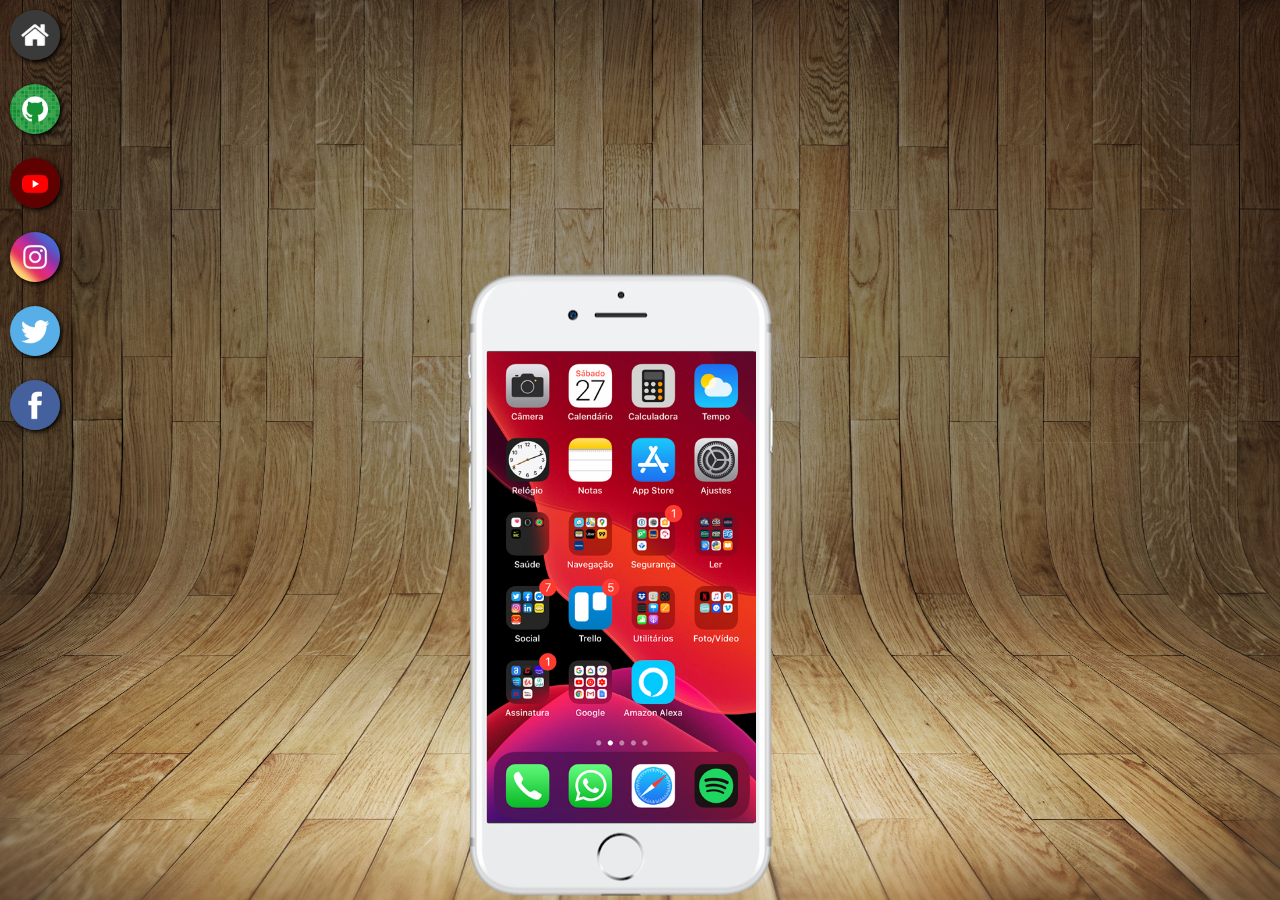
<file: index.html>
<!DOCTYPE html>
<html lang="pt-br">
<head>
    <meta charset="UTF-8">
    <meta name="viewport" content="width=device-width, initial-scale=1.0">
    <link rel="stylesheet" href="favicon.ico" type="image/x-icon">
    <link rel="stylesheet" href="estilos/style.css">
    <title>projetos redes sociais</title>
</head>
<body>
    
    <main>
        <section id="telefone">
            <iframe src="home.html" name= "tela" id="tela" frameborder="0">Seu navegador não é compativel com o conteúdo</iframe>
        </section>
        <section id="redes-sociais">
            <a href="home.html" target="tela" ><img src="imagens/logo-home.jpg" alt="home"></a> <br>
            <a href="github.html" target="tela"><img src="imagens/logo-github.jpg" alt="github"></a> <br>
            <a href="youtube.html" target="tela"><img src="imagens/logo-youtube.jpg" alt="youtube"></a> <br>
            <a href="instagram.html" target="tela"><img src="imagens/logo-instagram.jpg" alt="instagram"></a> <br>
            <a href="x.html" target="tela"><img src="imagens/logo-twitter.jpg" alt="twitter"></a> <br>
            <a href="facebook.html" target="tela"><img src="imagens/logo-facebook.jpg" alt="facebook"></a> <br>

        </section>
    </main>
    
</body>
</html>
</file>
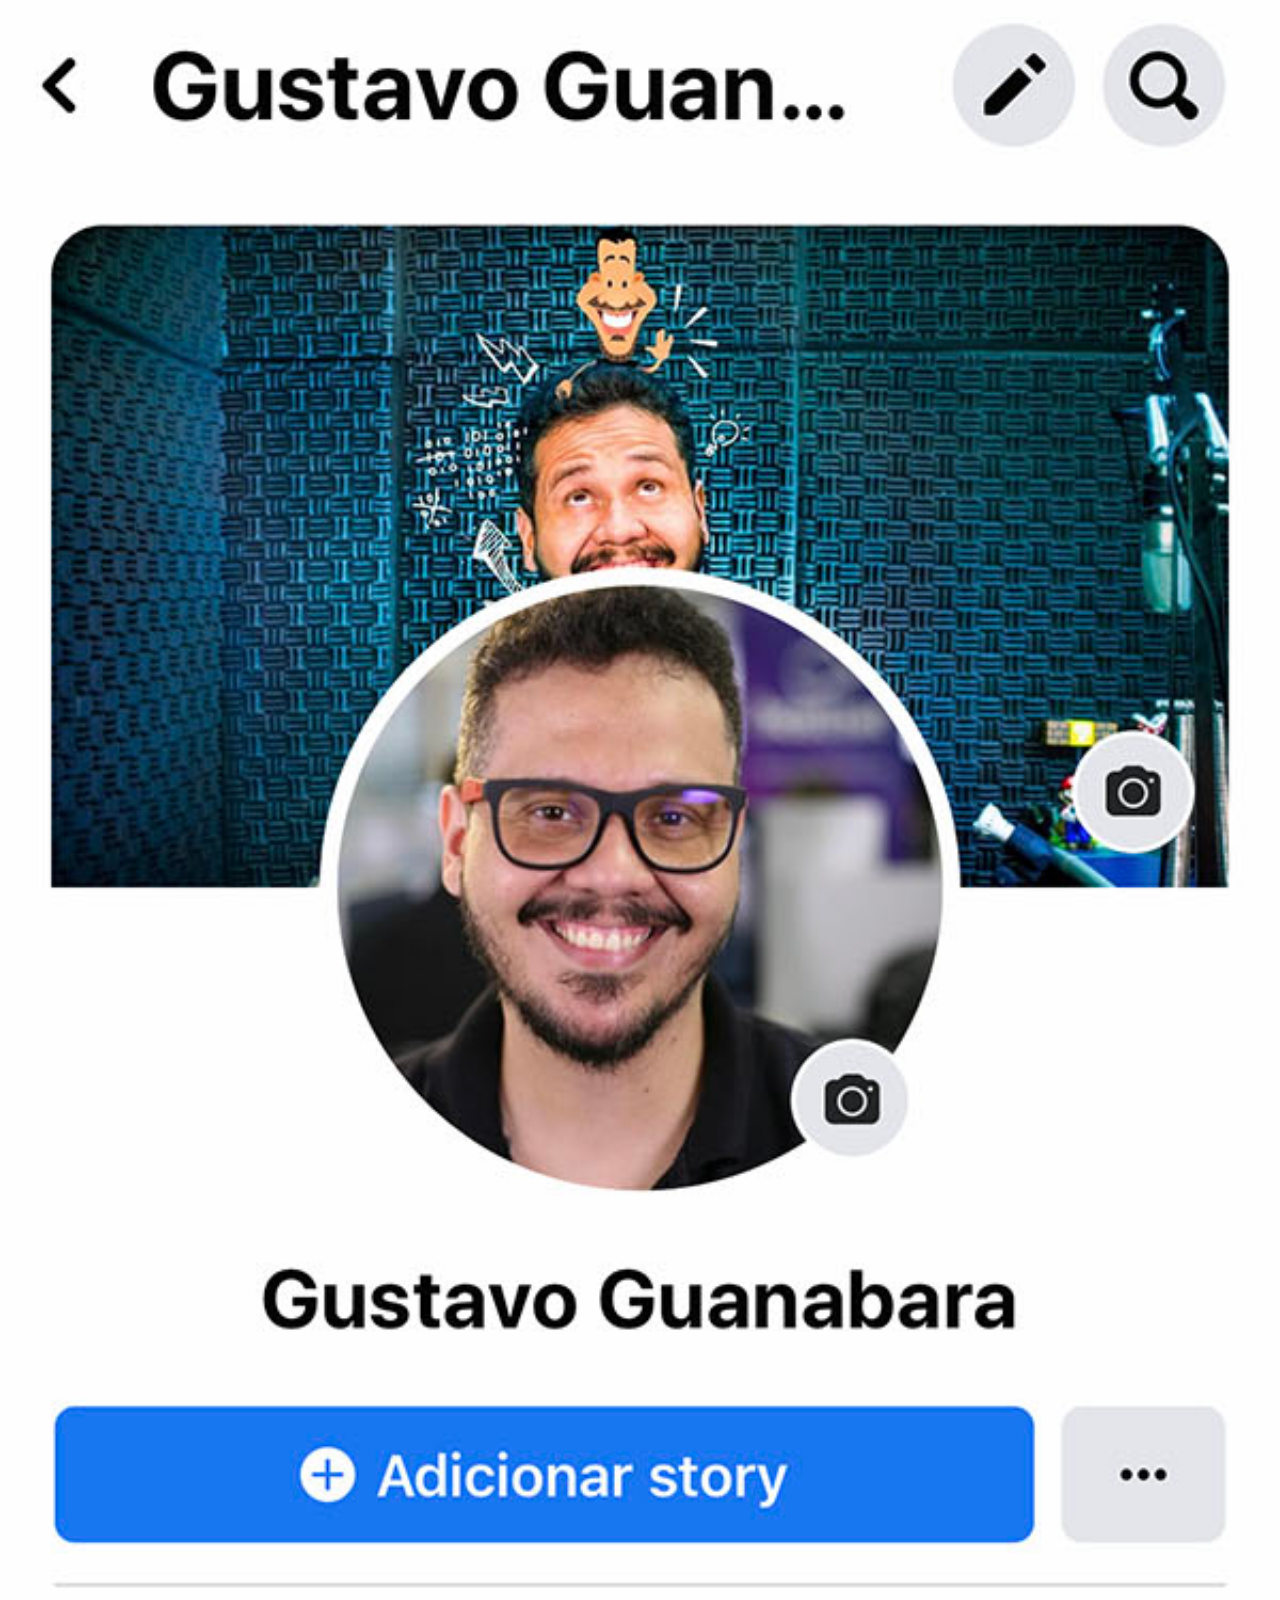
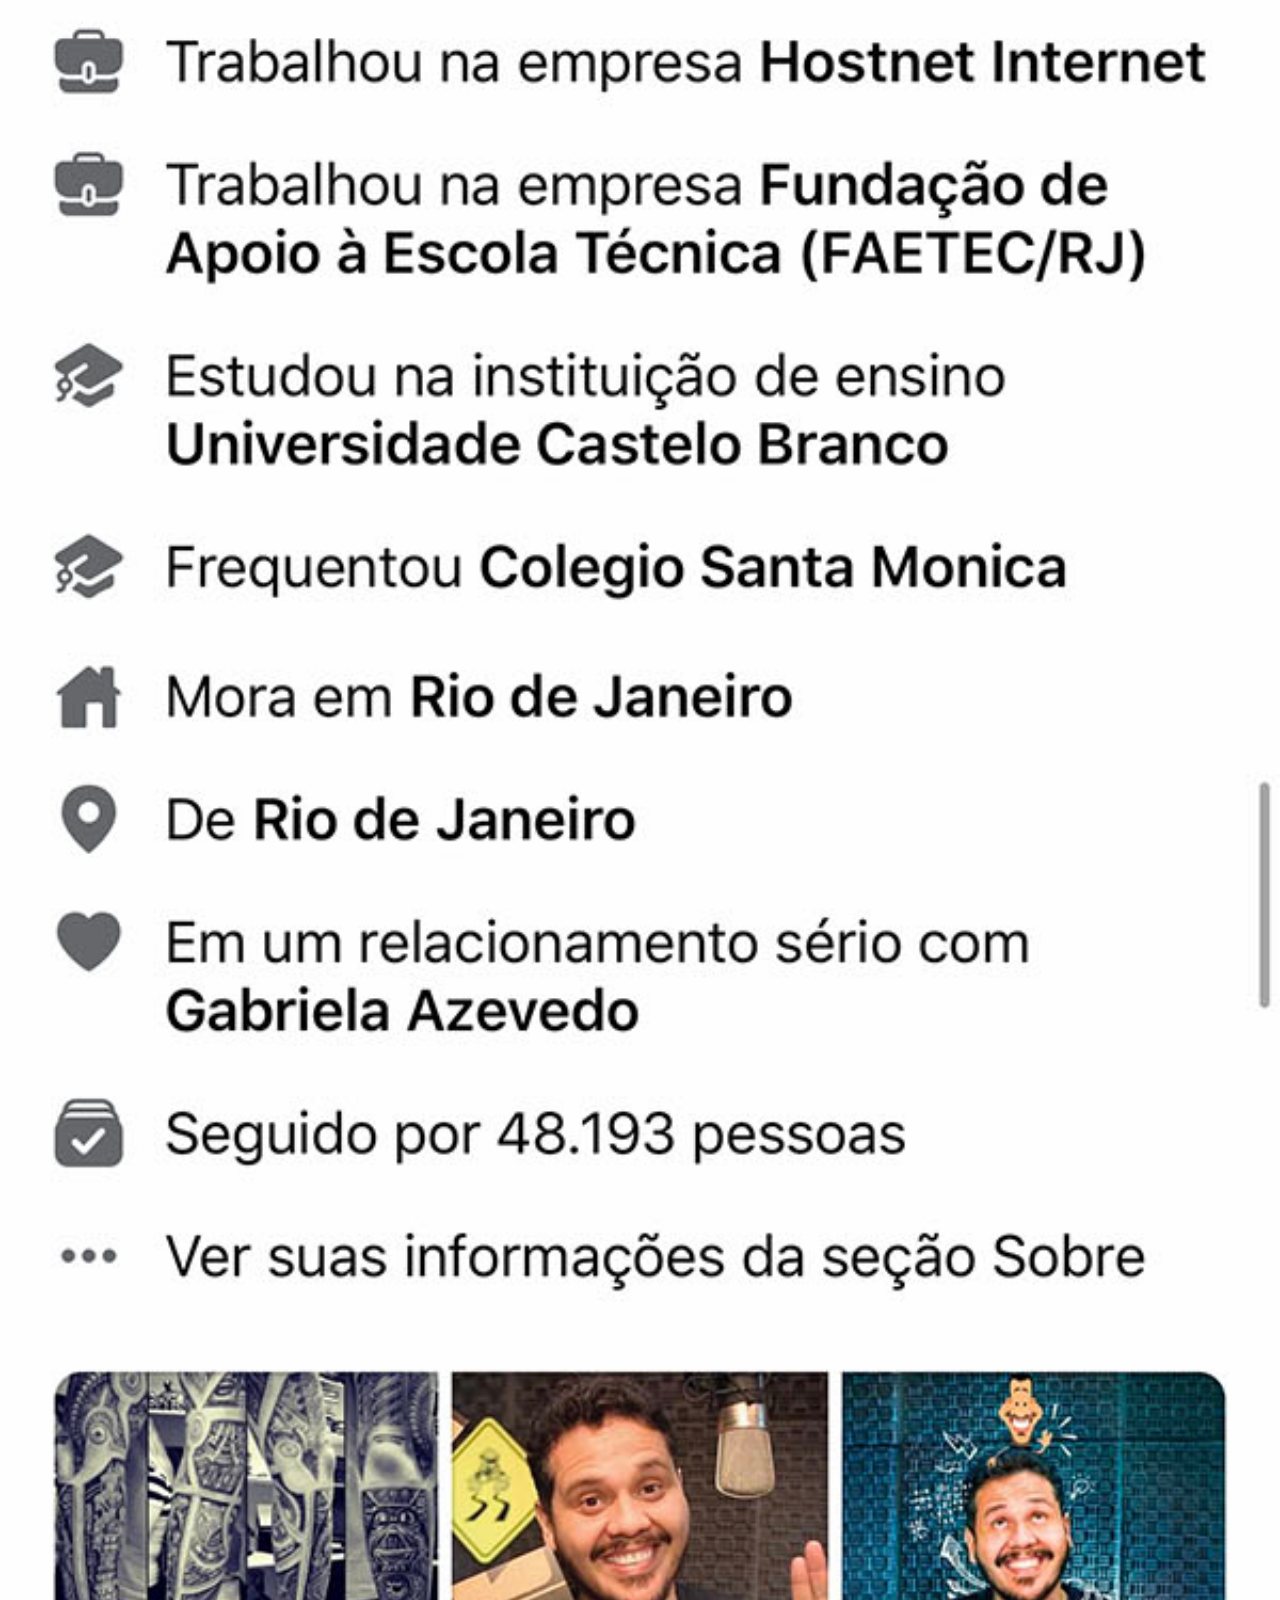
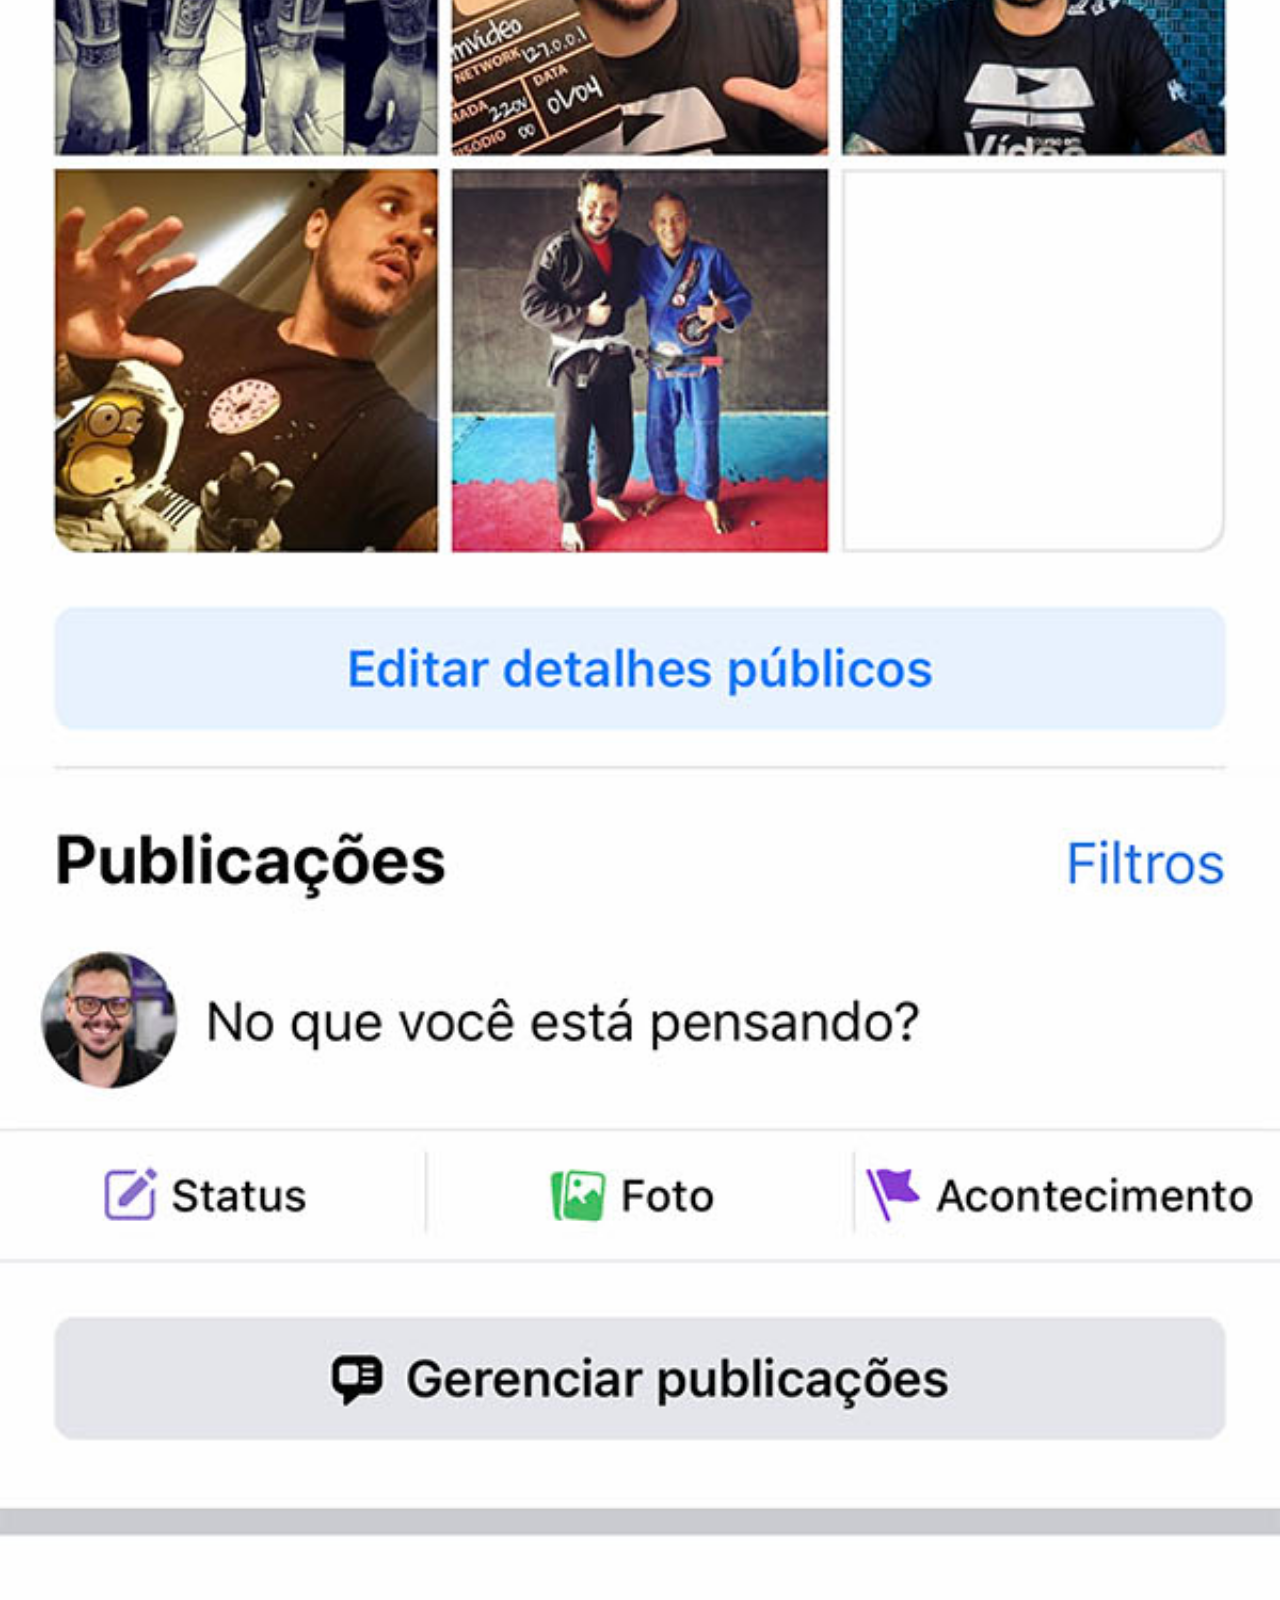
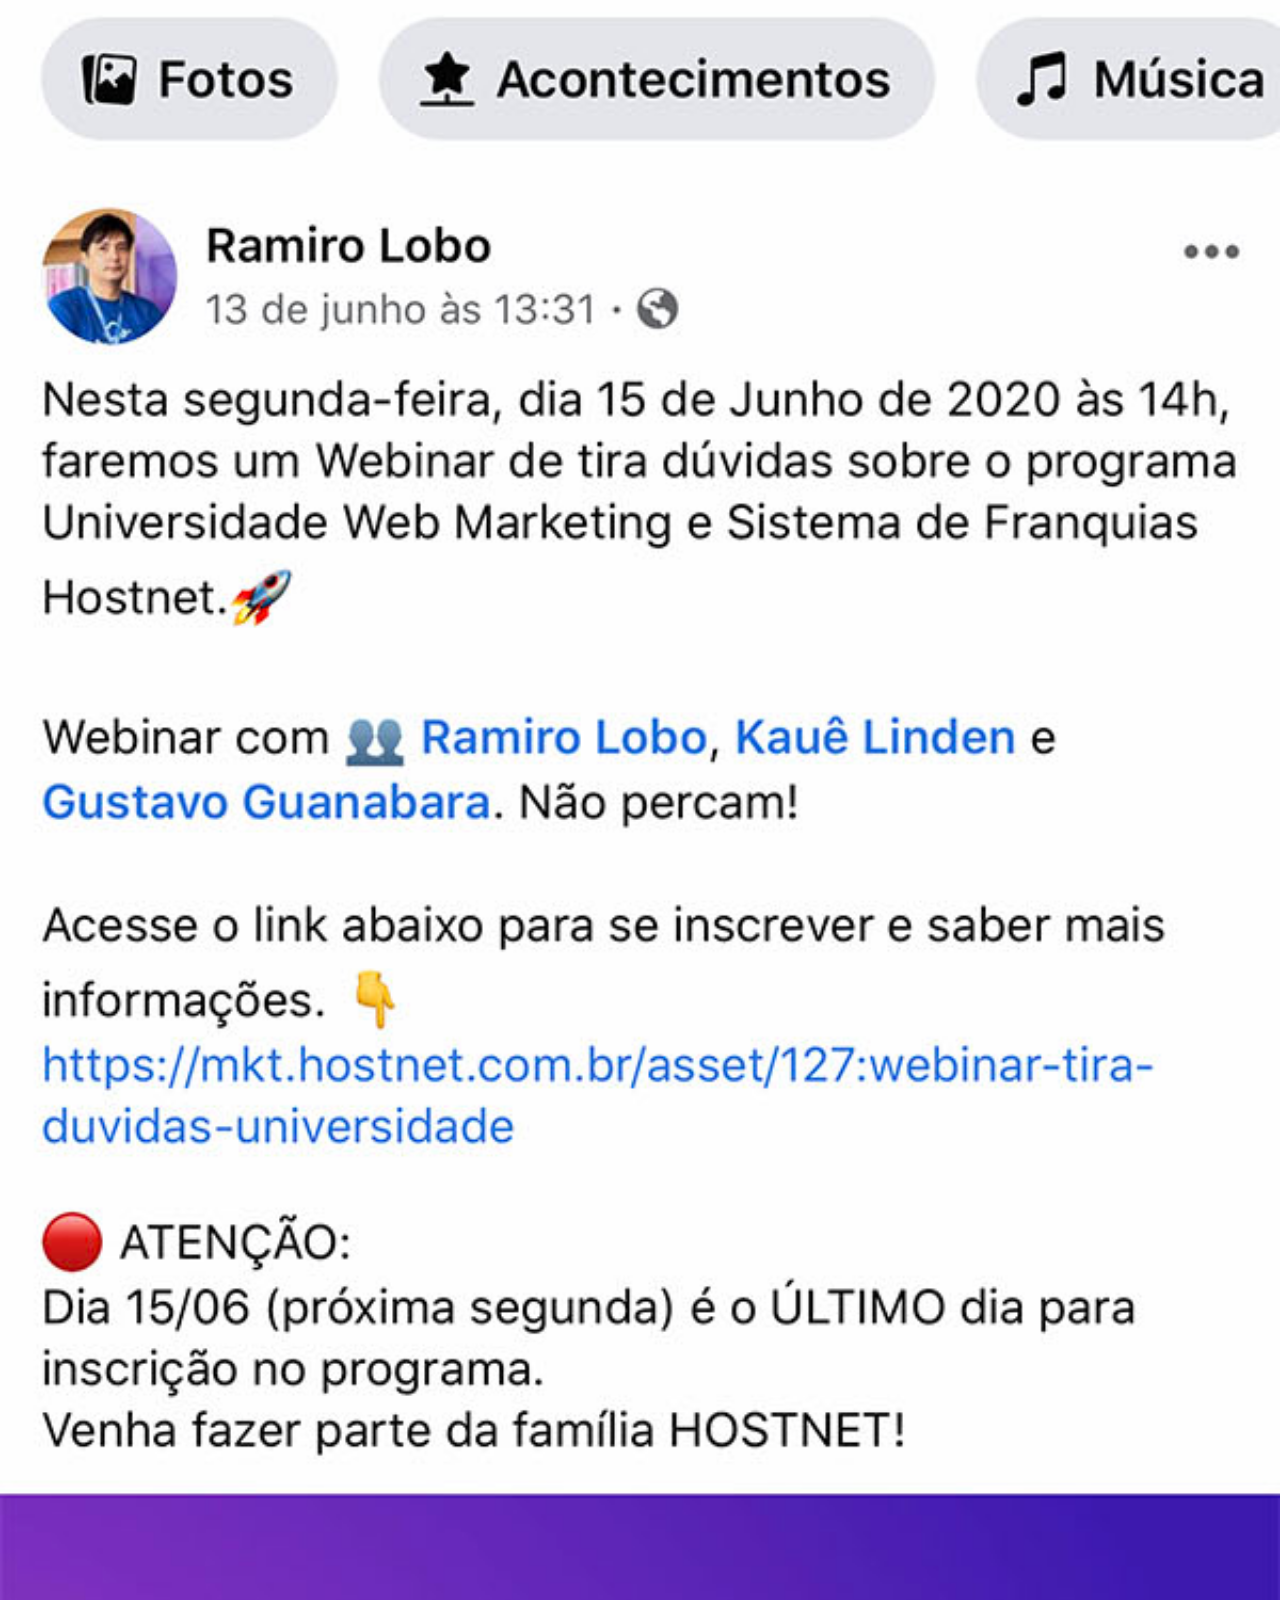
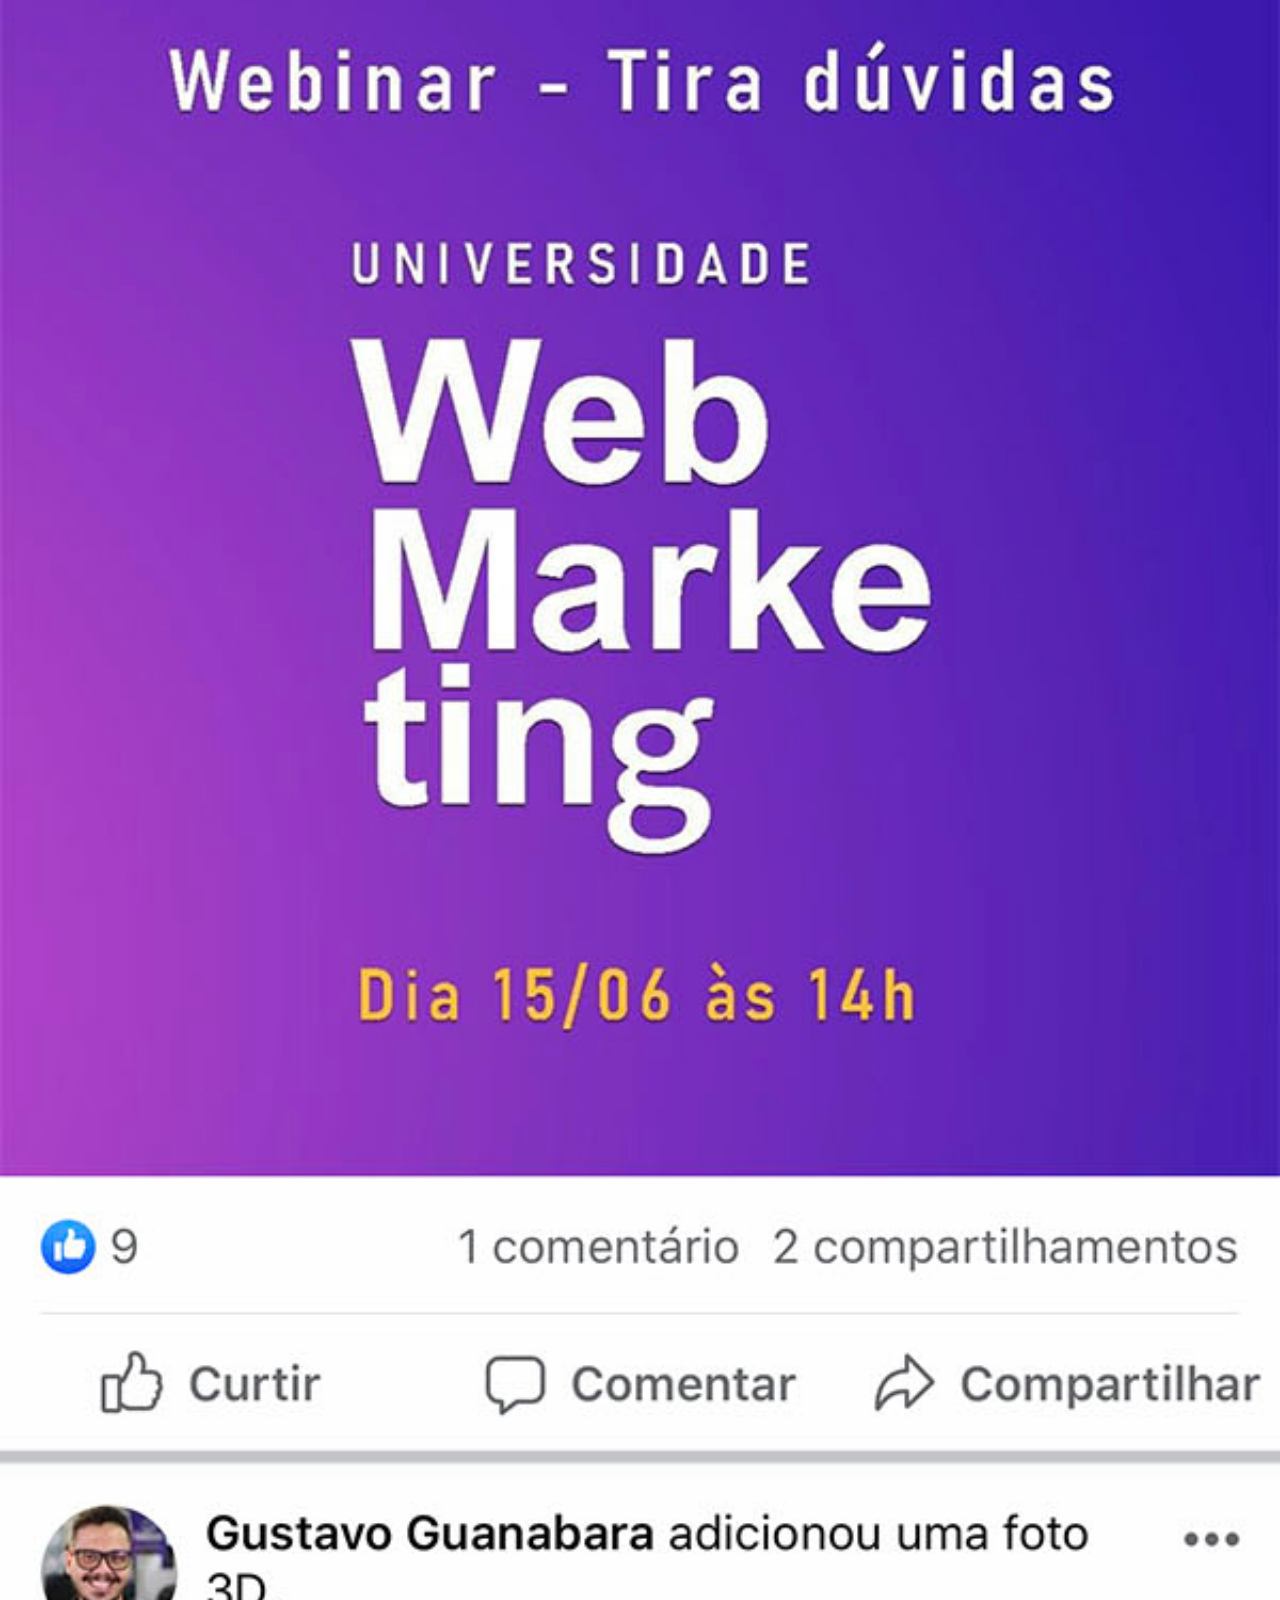
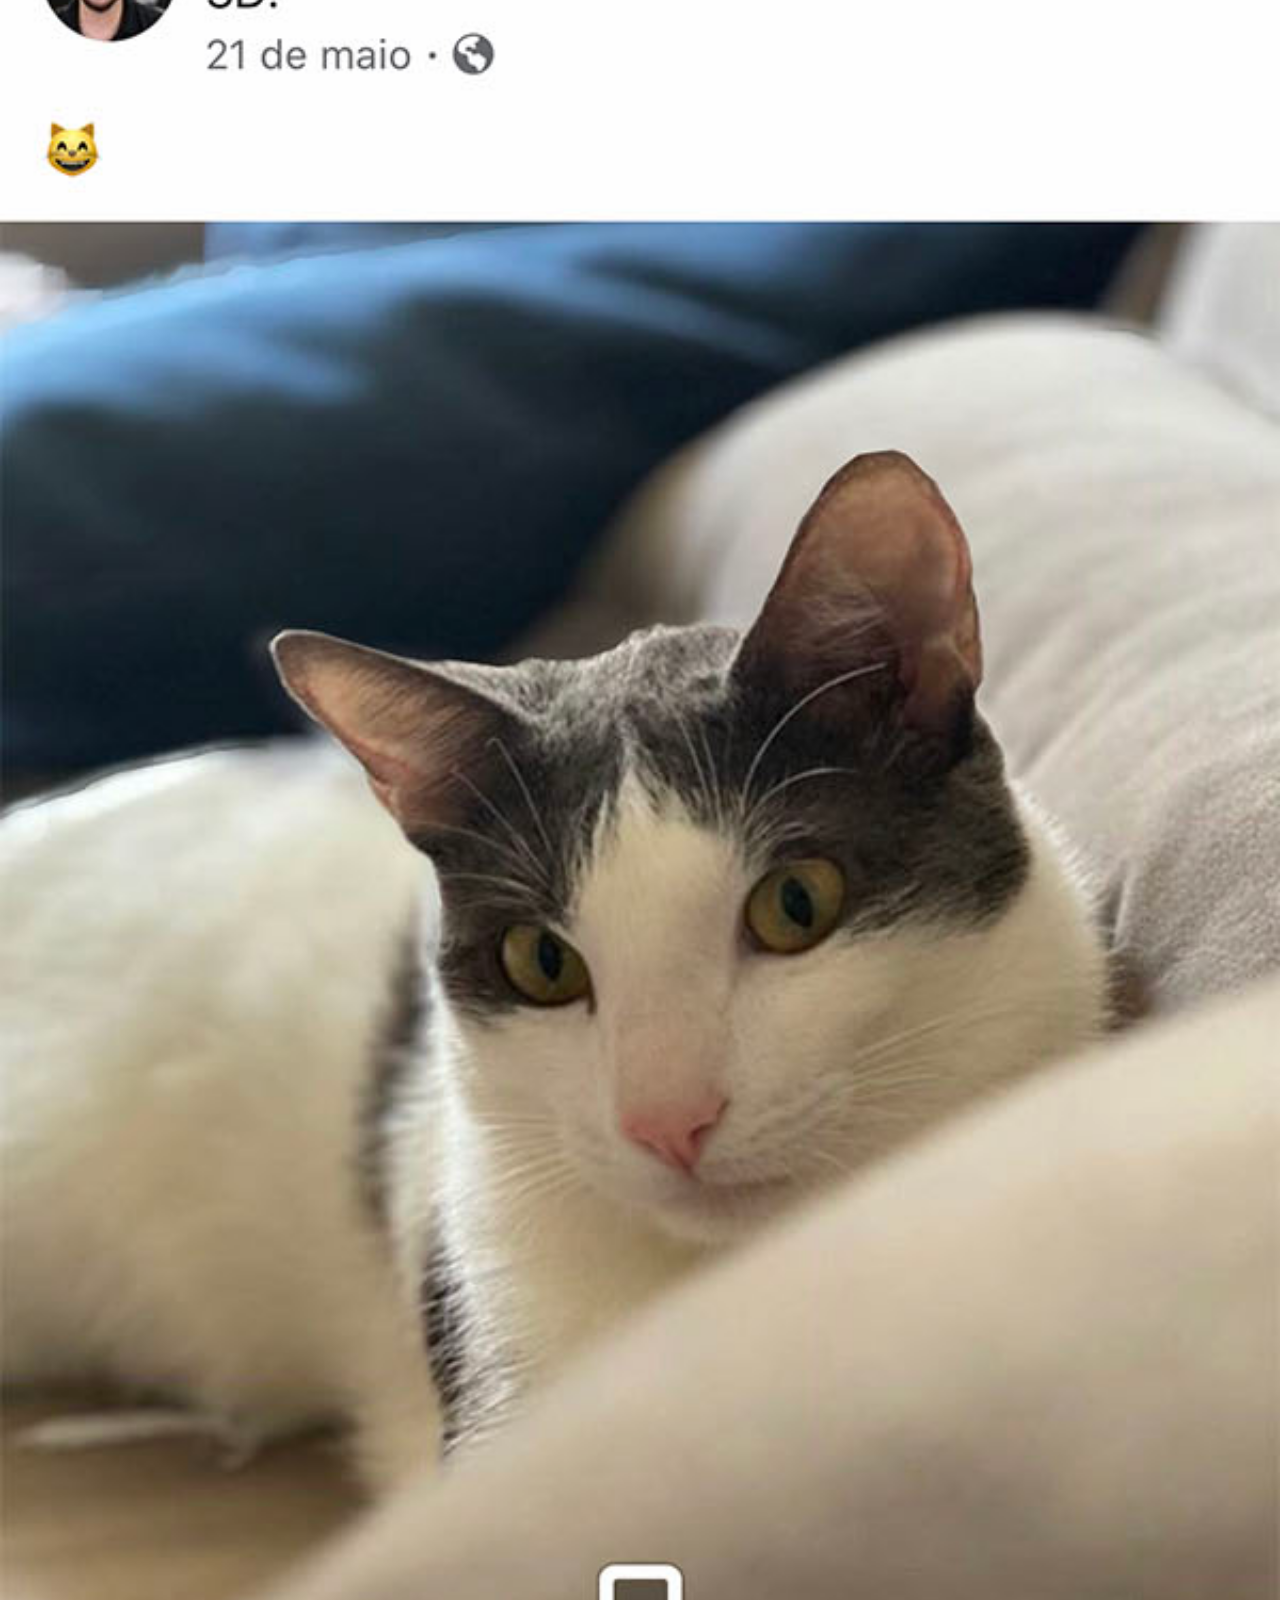
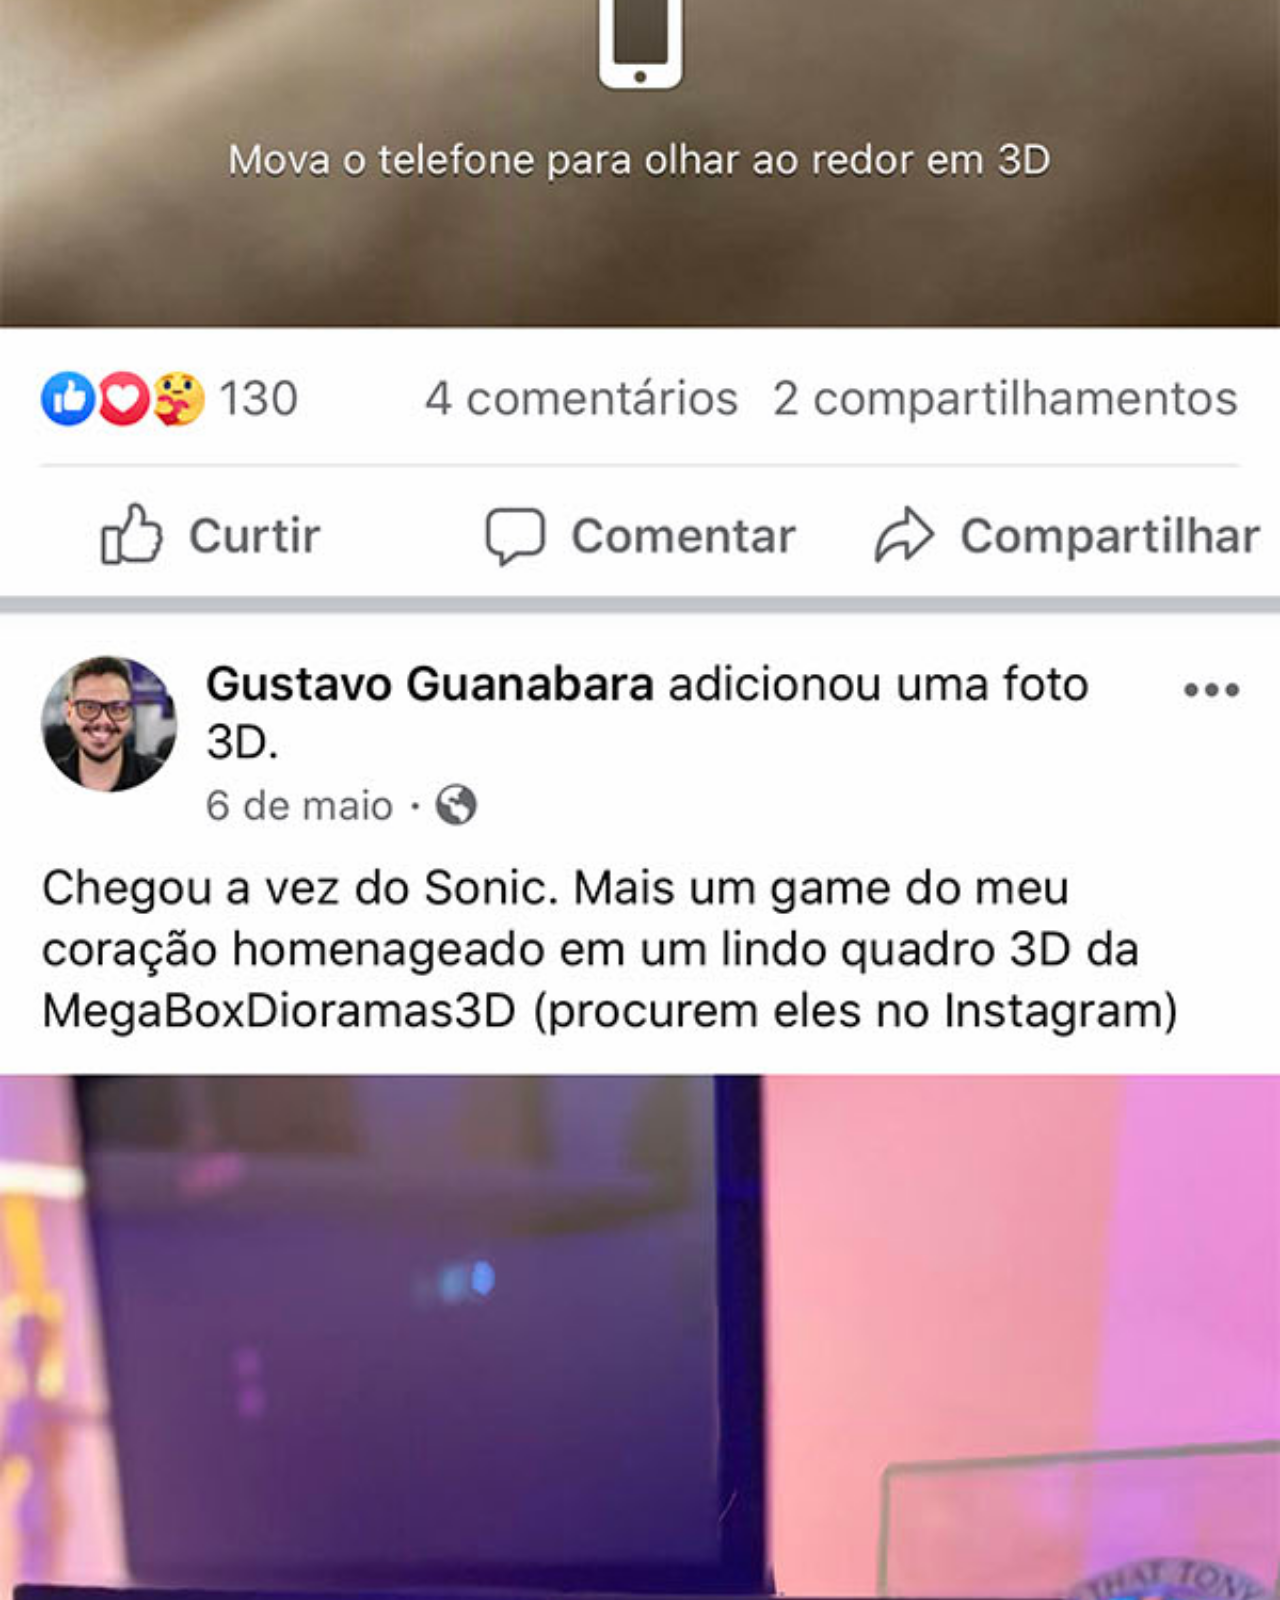
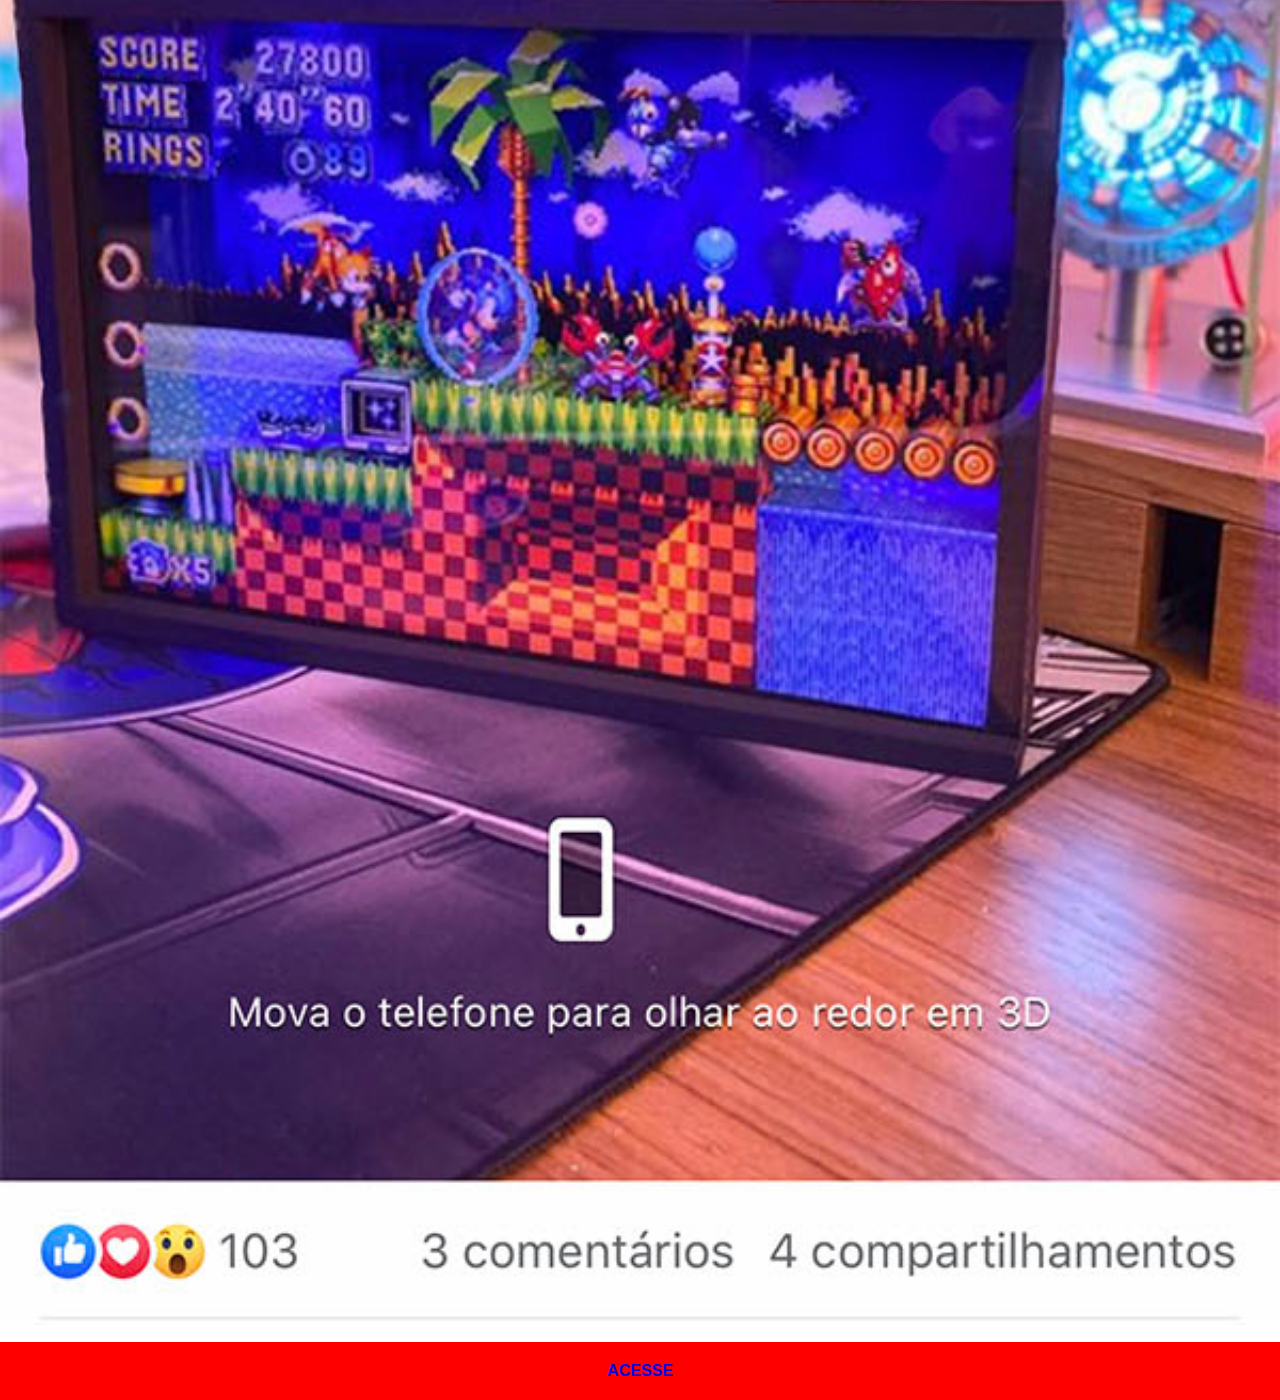
<file: facebook.html>
<!DOCTYPE html>
<html lang="pt-br">
<head>
    <meta charset="UTF-8">
    <meta name="viewport" content="width=device-width, initial-scale=1.0">
    <title>facebook</title>
    <link rel="stylesheet" href="estilos/social.css">
</head>
<body>
    <img src="imagens/tela-facebook.jpg" alt="facebook">
    <a href="https://www.facebook.com/gustavoguanabara/?locale=pt_BR" target="_blank"> ACESSE </a>
    
</body>
</html>
</file>
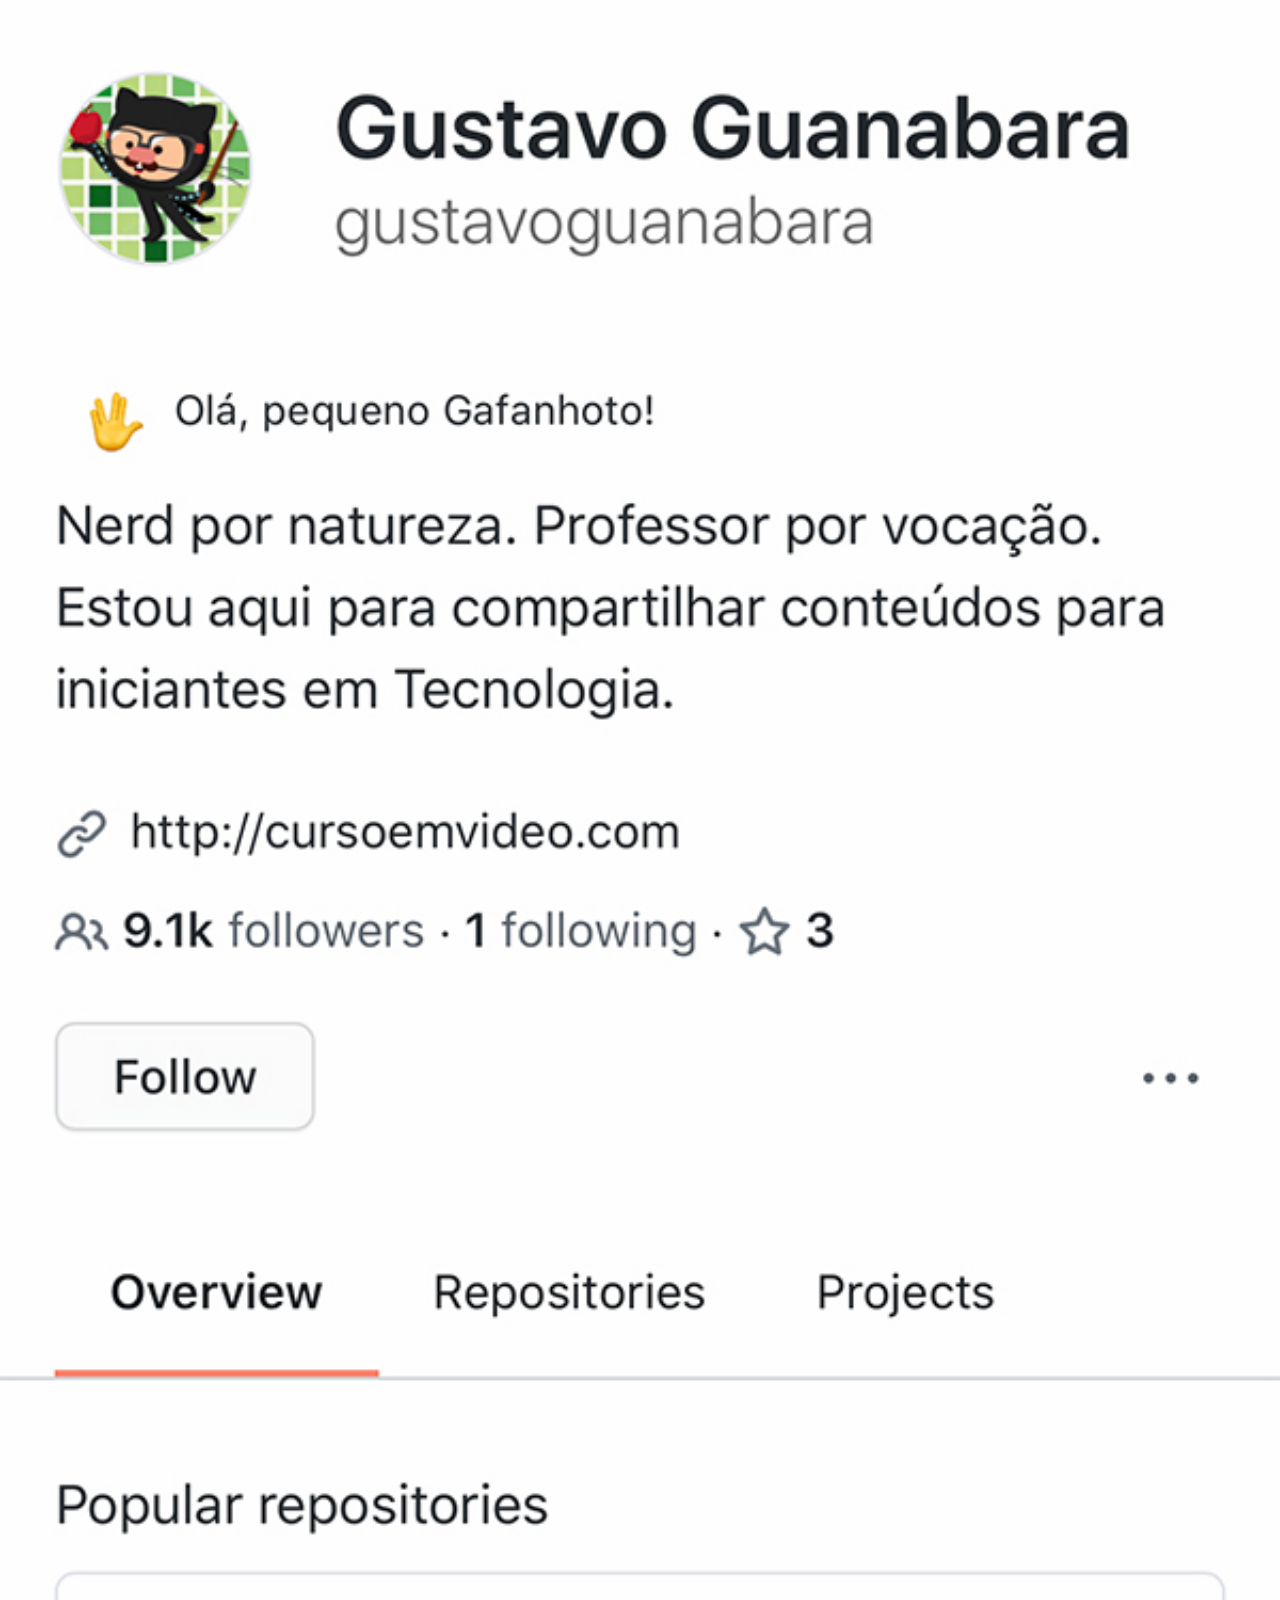
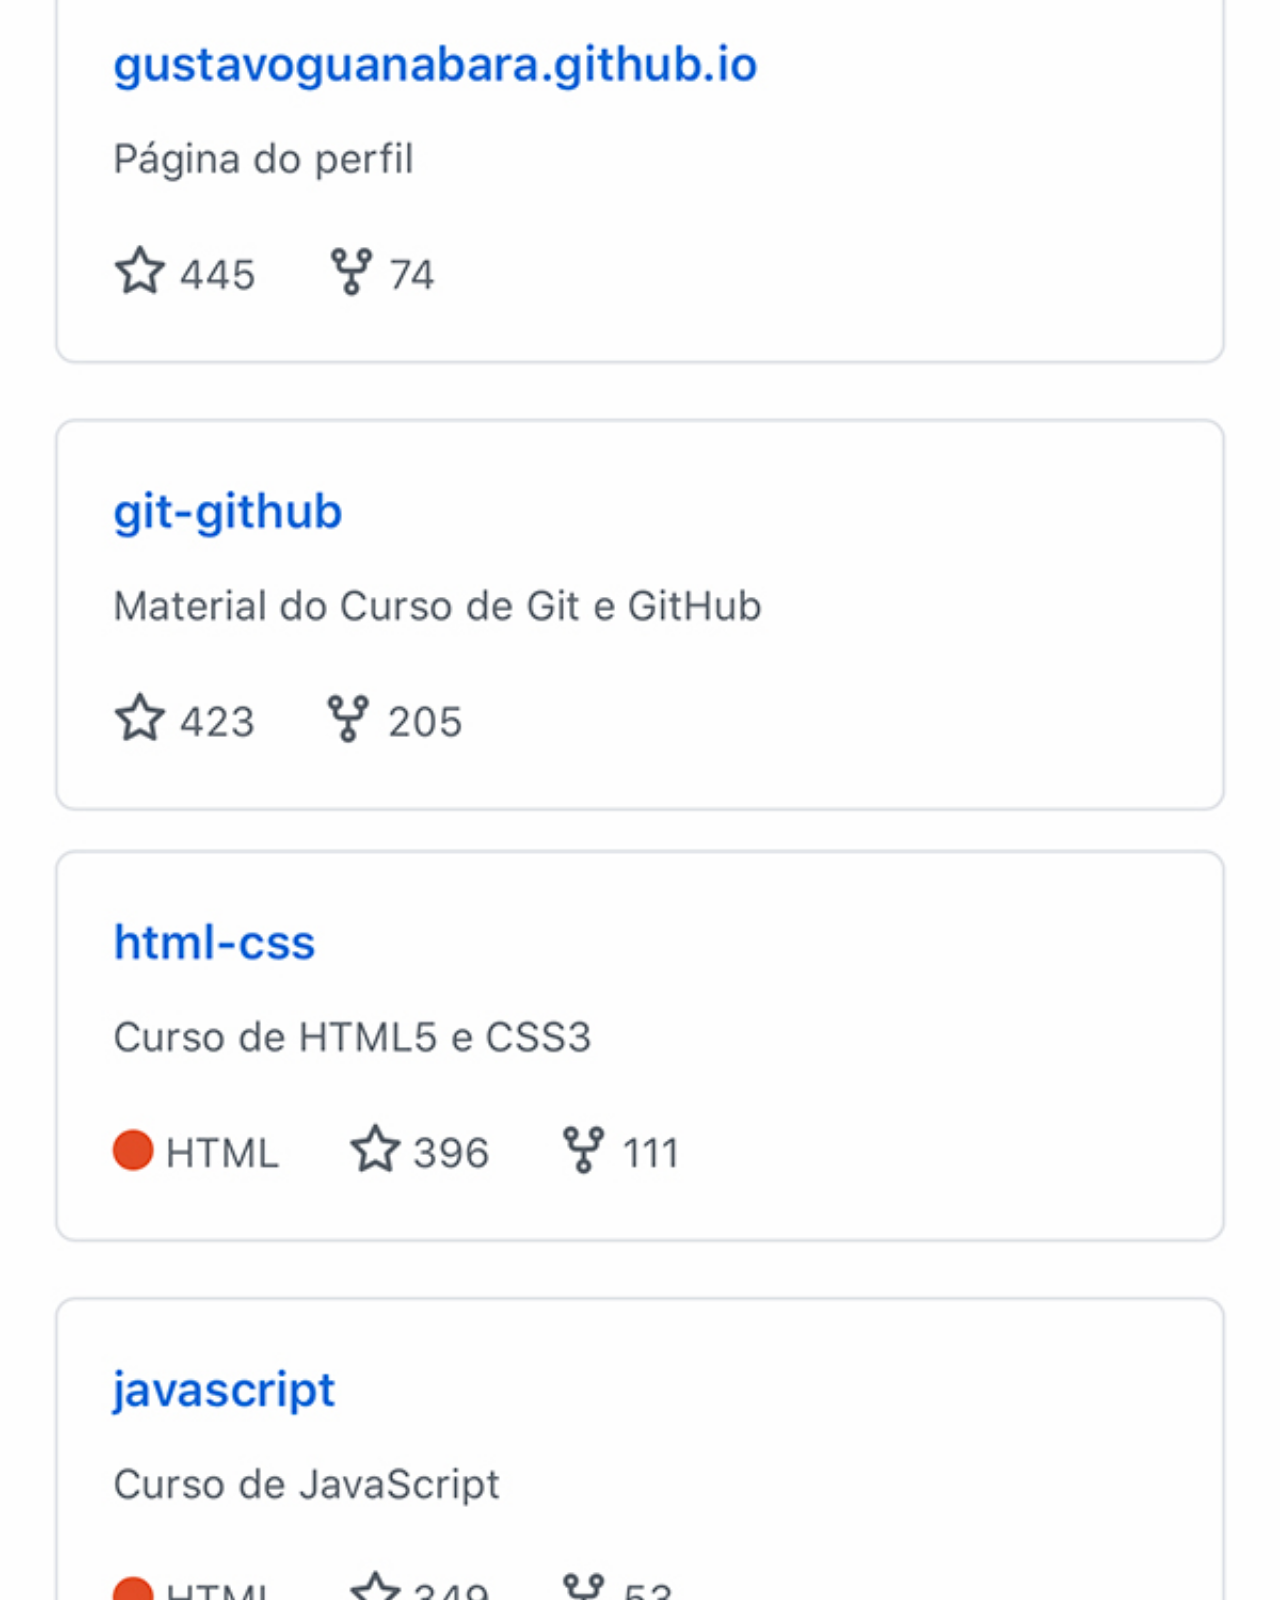
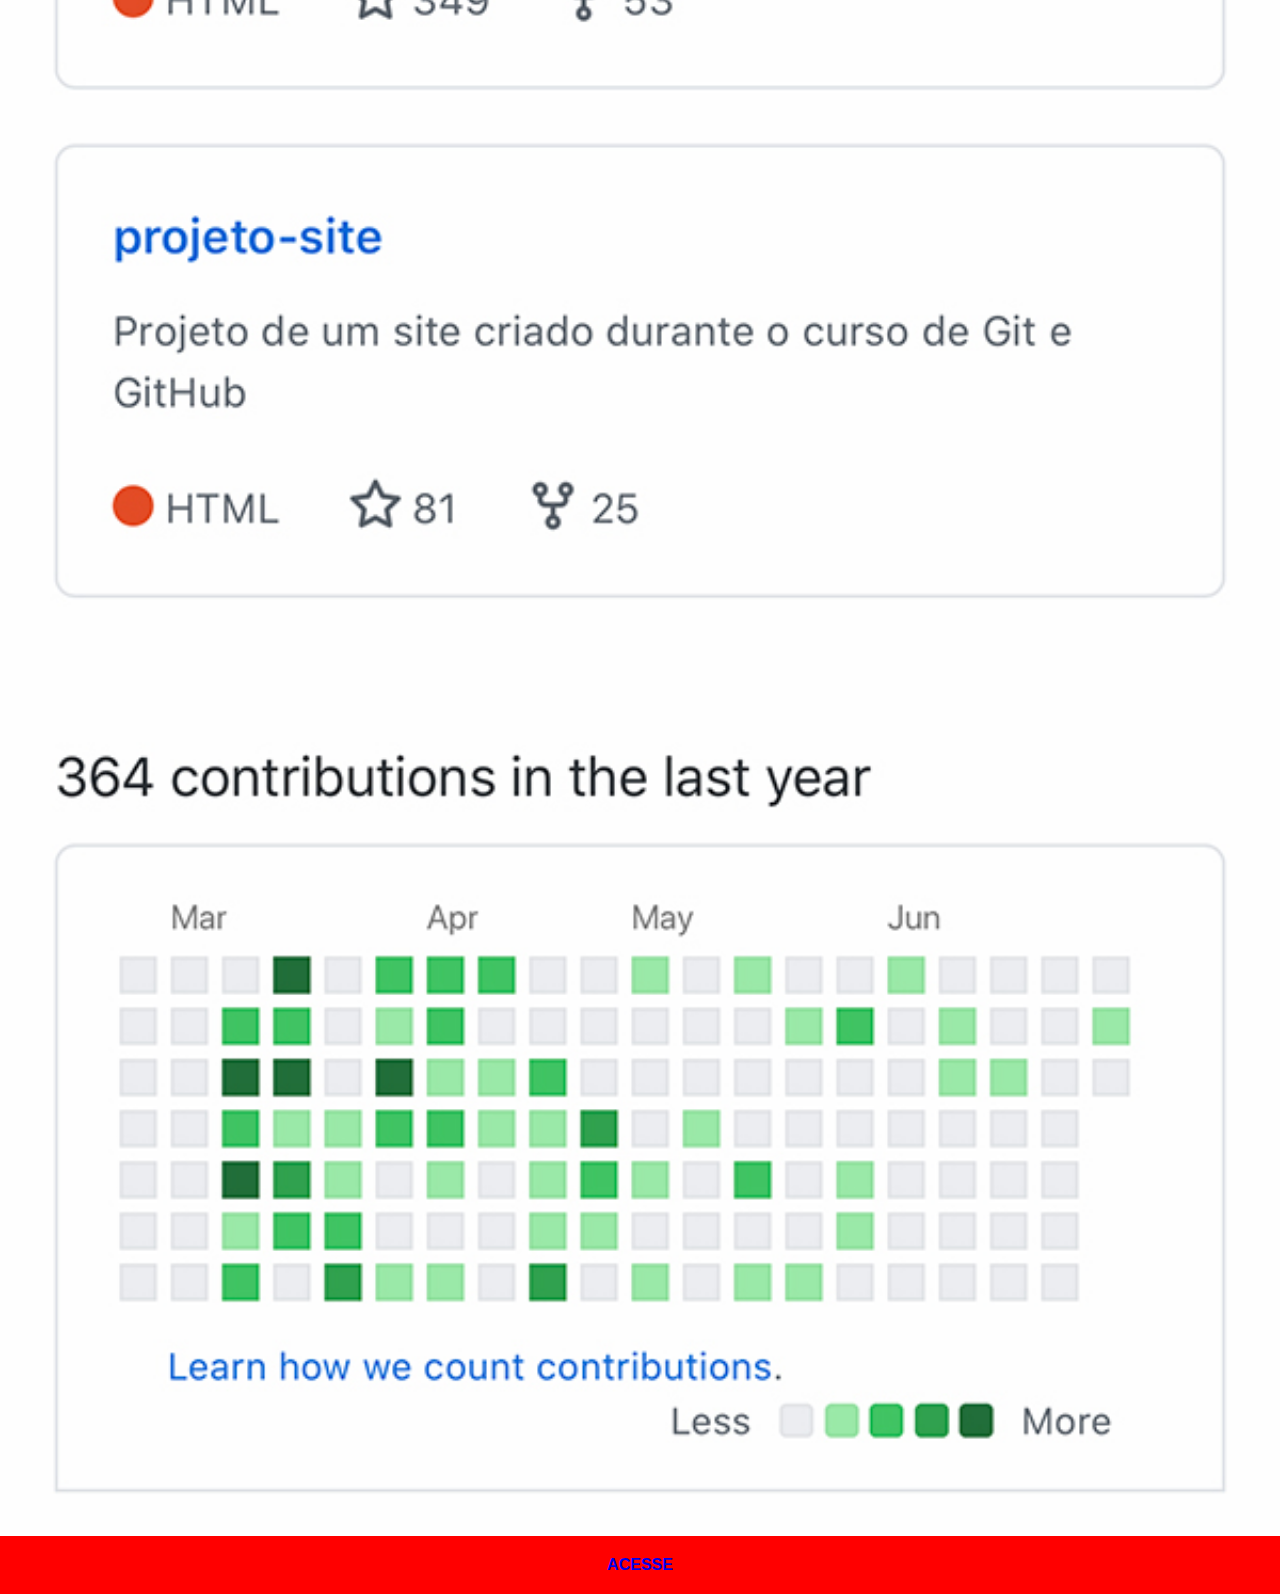
<file: github.html>
<!DOCTYPE html>
<html lang="pt-br">
<head>
    <meta charset="UTF-8">
    <meta name="viewport" content="width=device-width, initial-scale=1.0">
    <title>github</title>
    <link rel="stylesheet" href="estilos/social.css">
</head>
<body>
    <img src="imagens/tela-github.jpg" alt="github">
    <a href="https://github.com/gustavoguanabara" target="_blank">ACESSE</a>
</body>
</html>
</file>
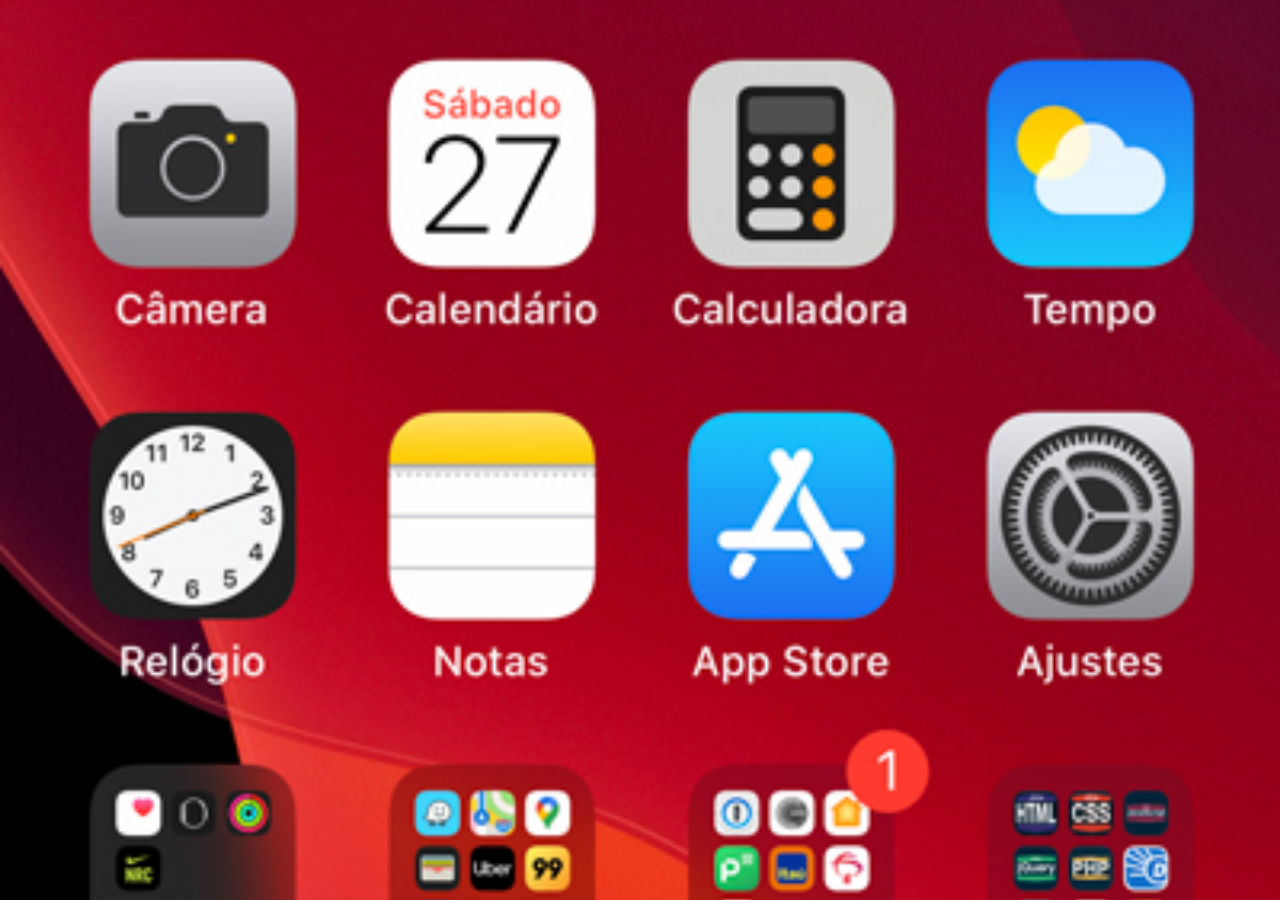
<file: home.html>
<!DOCTYPE html>
<html lang="pt-br">
<head>
    <meta charset="UTF-8">
    <meta name="viewport" content="width=device-width, initial-scale=1.0">
    <title>home</title>
    
</head>
<style>
    * {
        margin: 0px;
        padding: 0px;
    }

    body {
        width: 100vw;
        height: 100vh;
        background: black url('imagens/tela-home.jpg') no-repeat top center;
        background-size: cover;
    }
</style>
<body>
    
</body>
</html>
</file>
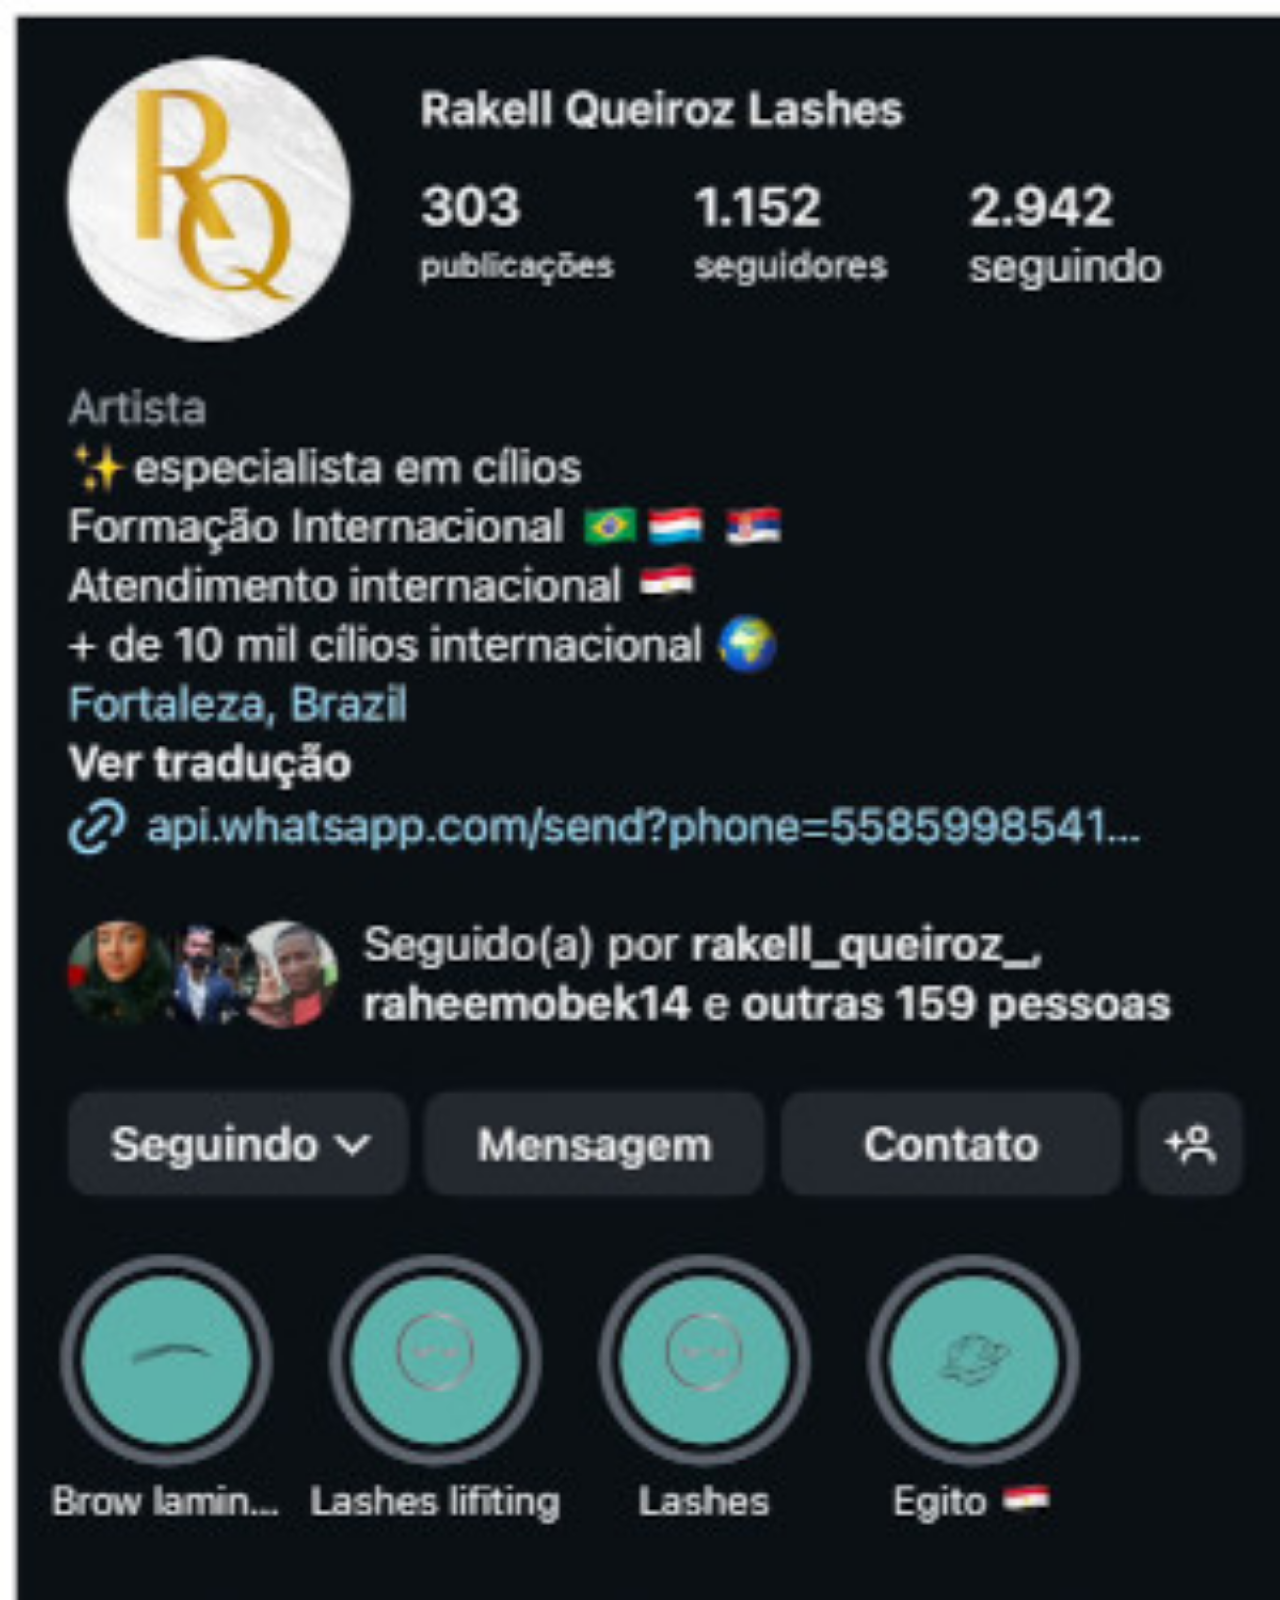
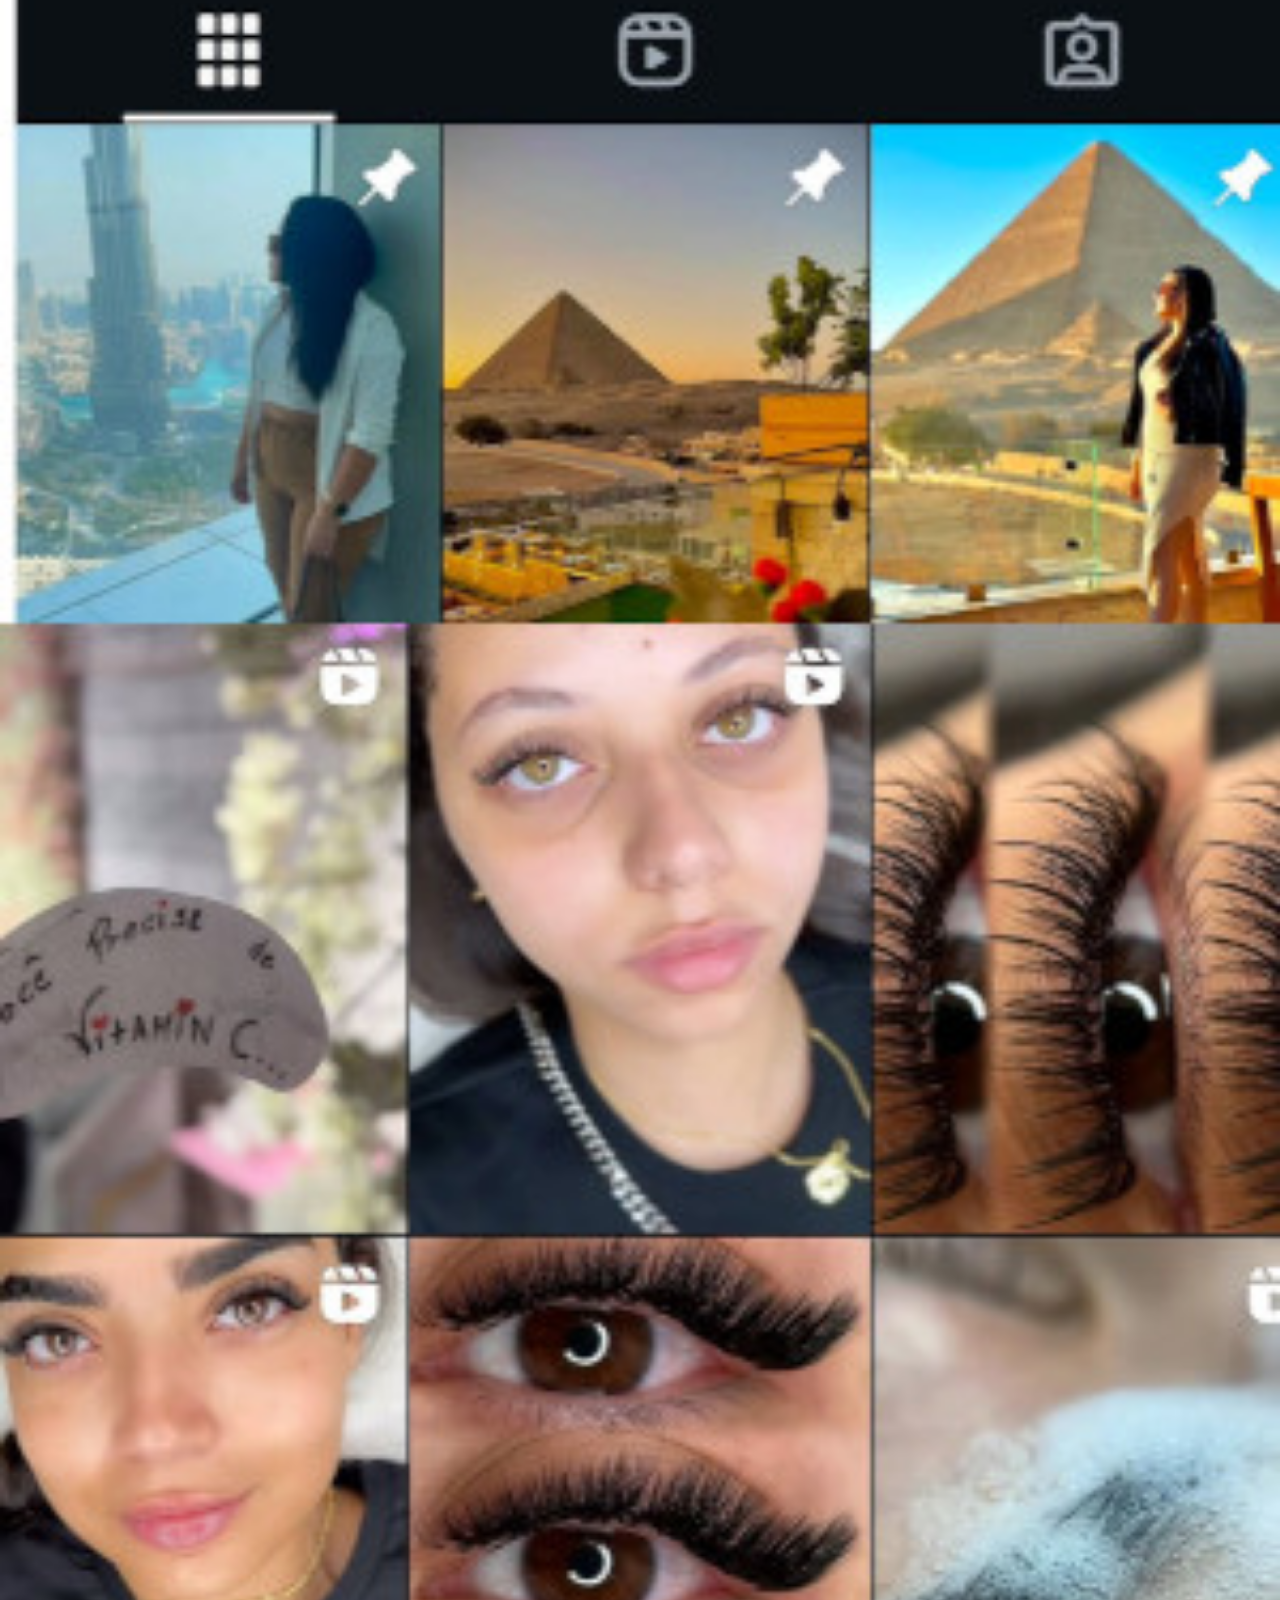
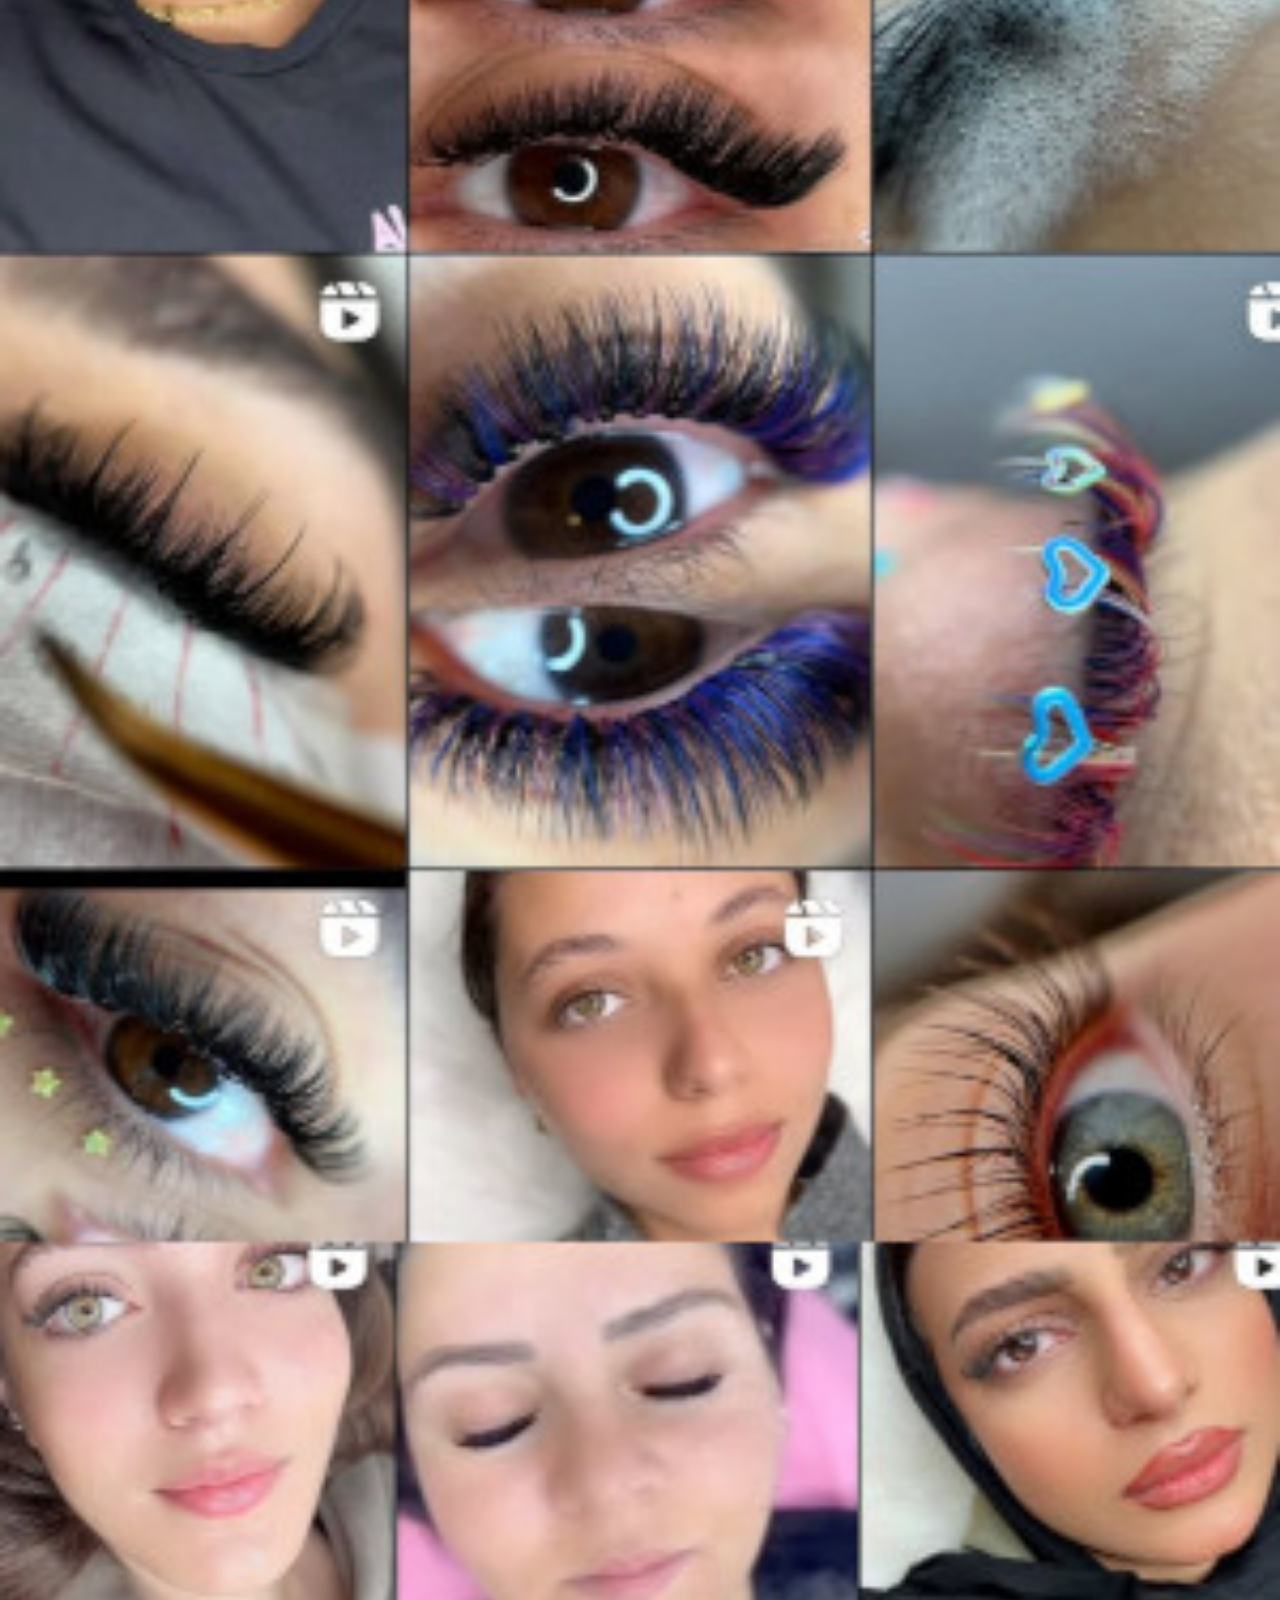
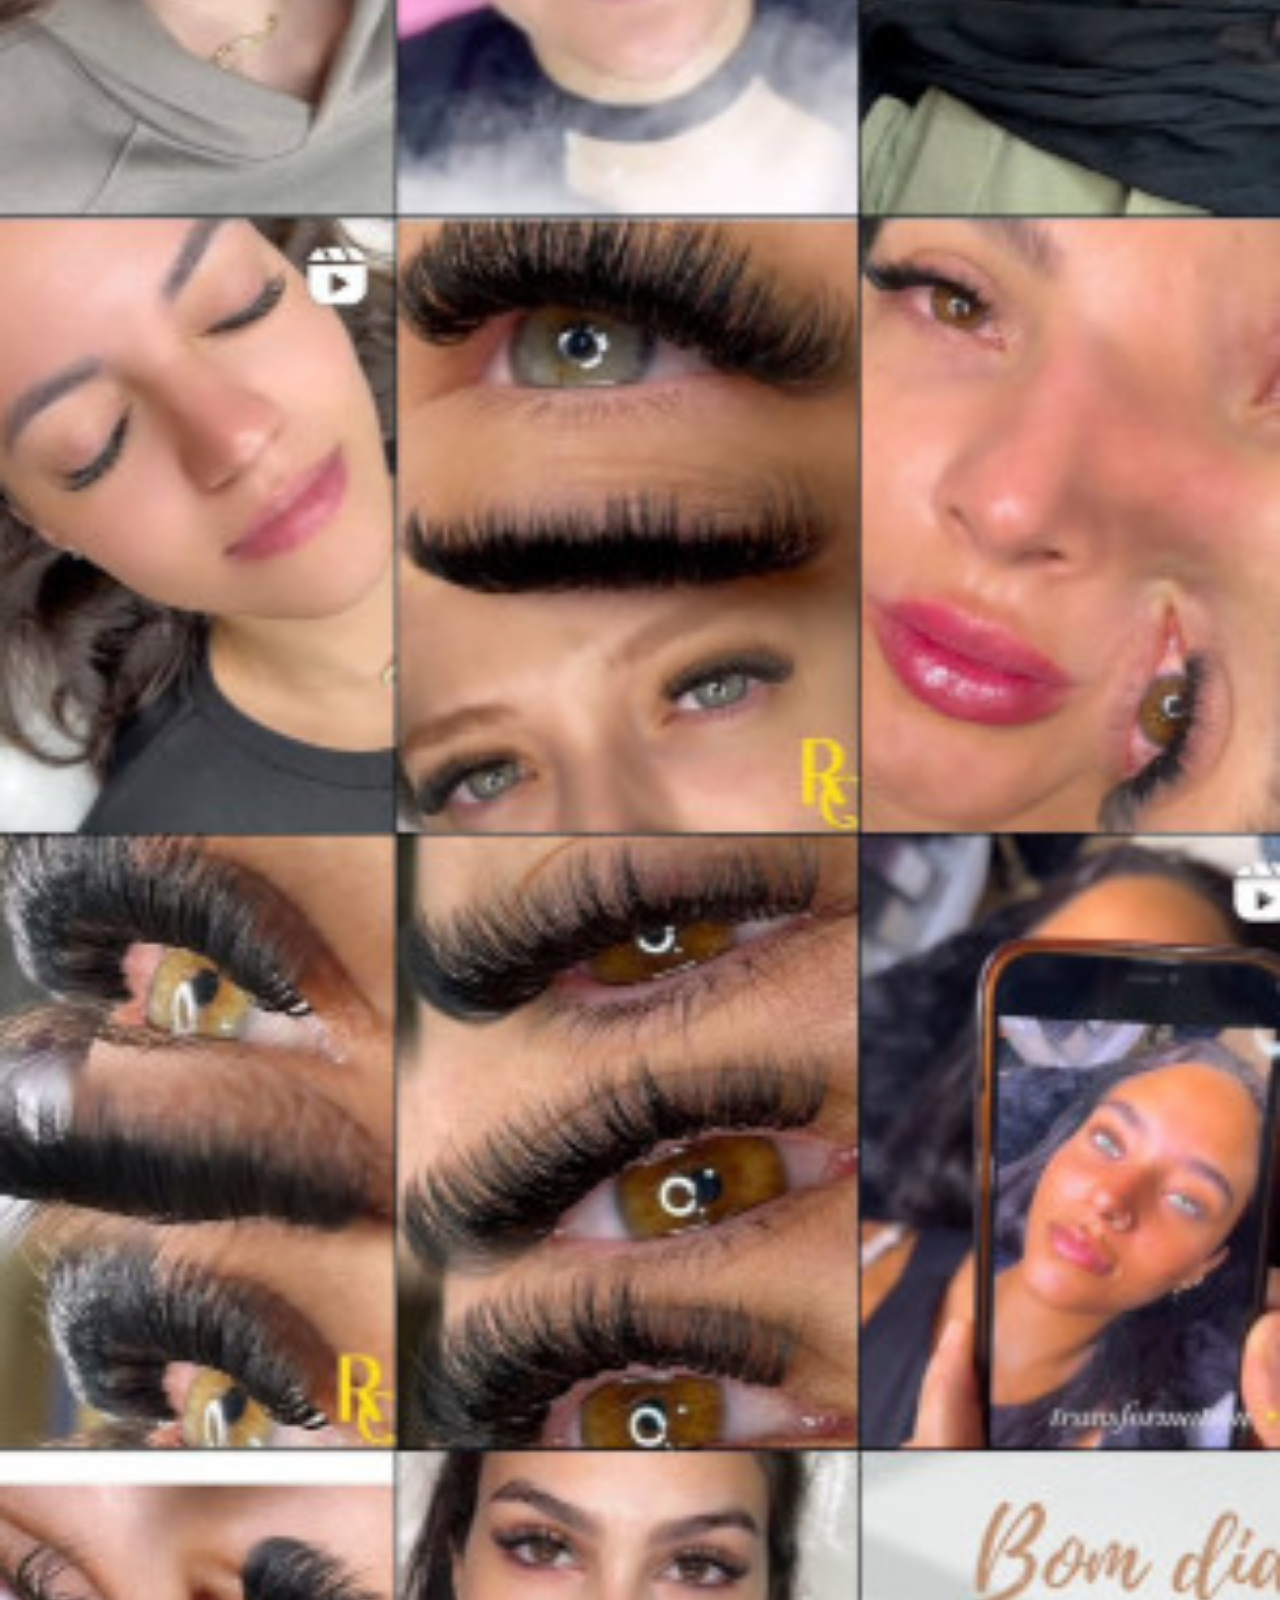
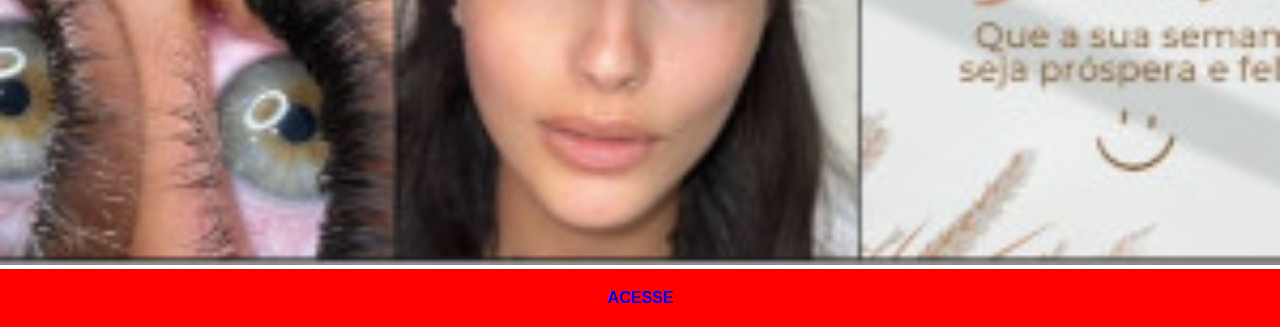
<file: instagram.html>
<!DOCTYPE html>
<html lang="pt-br">
<head>
    <meta charset="UTF-8">
    <meta name="viewport" content="width=device-width, initial-scale=1.0">
    <title>instagram</title>
    <link rel="stylesheet" href="estilos/social.css">
</head>
<body>
    <img src="imagens/tela-instagram.jpg" alt="instagram">
    <a href="https://www.instagram.com/gustavoguanabara" target="_blank">ACESSE</a>
    
</body>
</html>
</file>
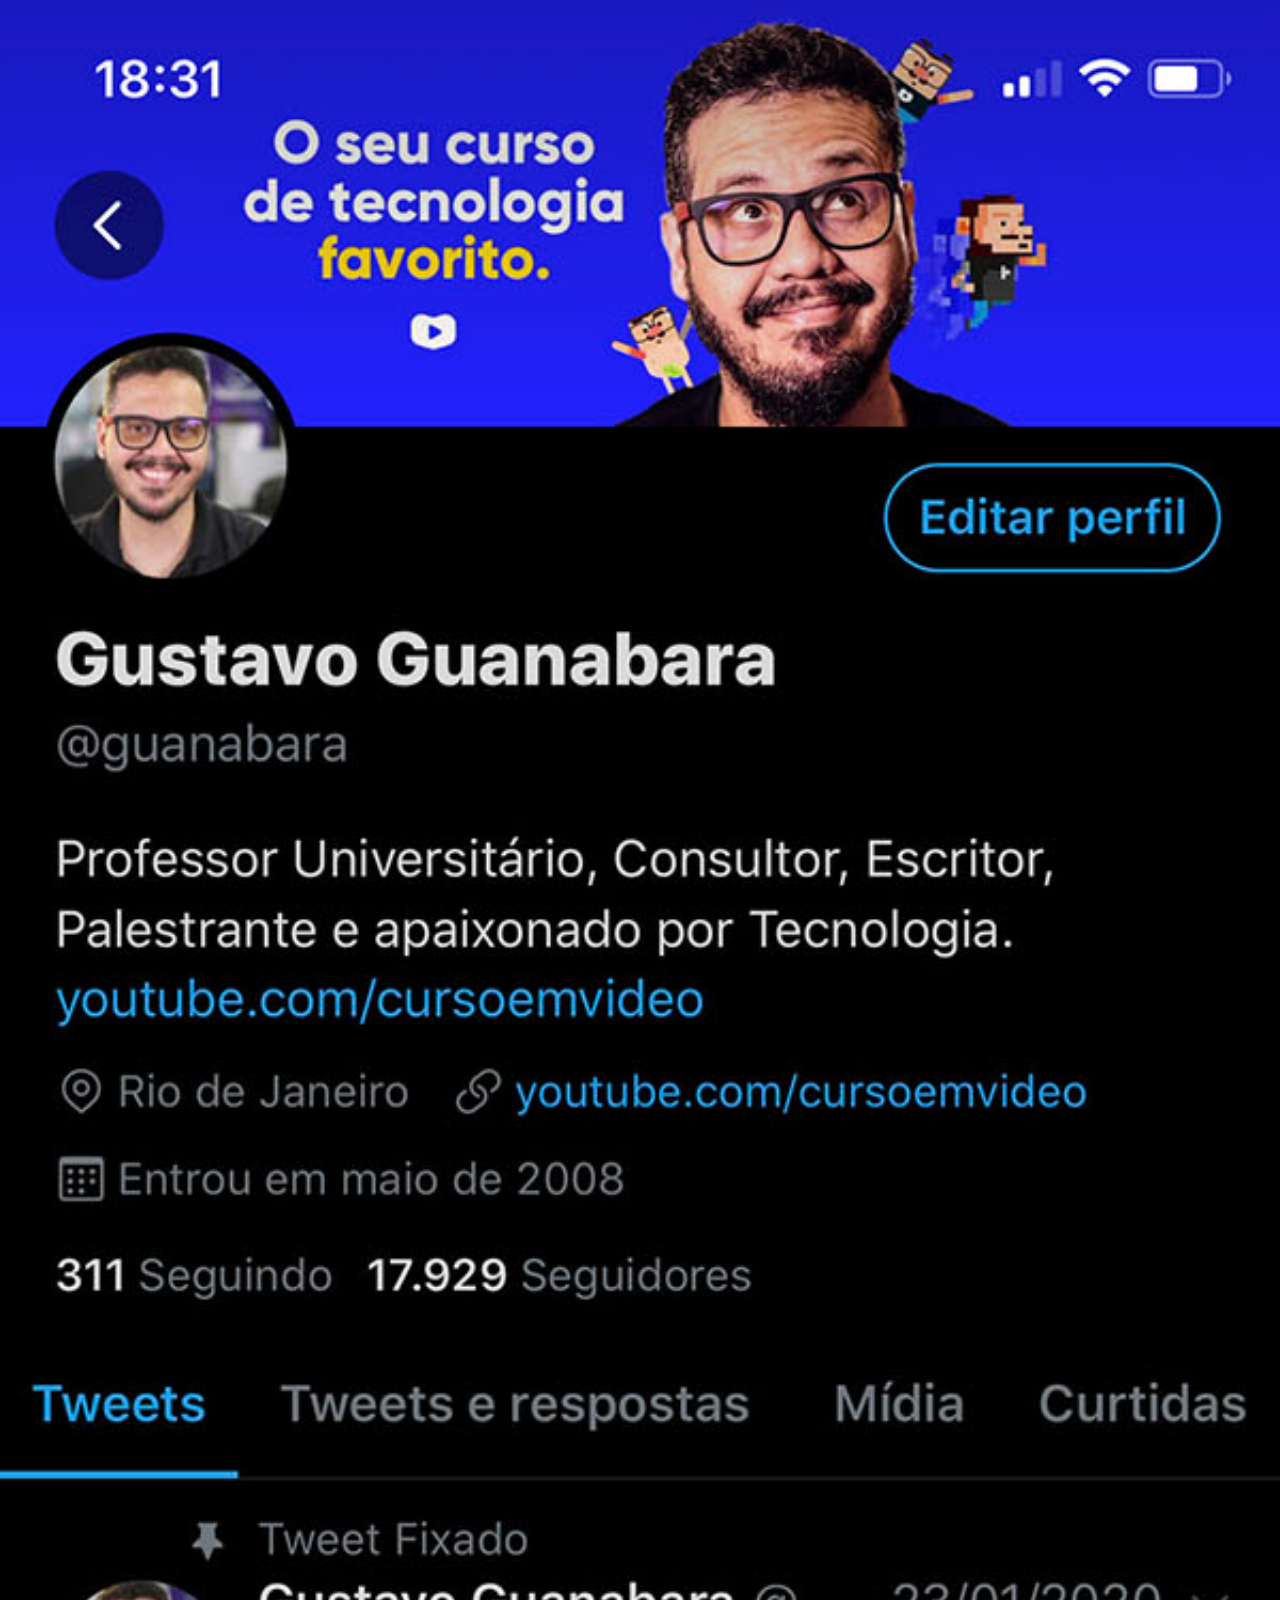
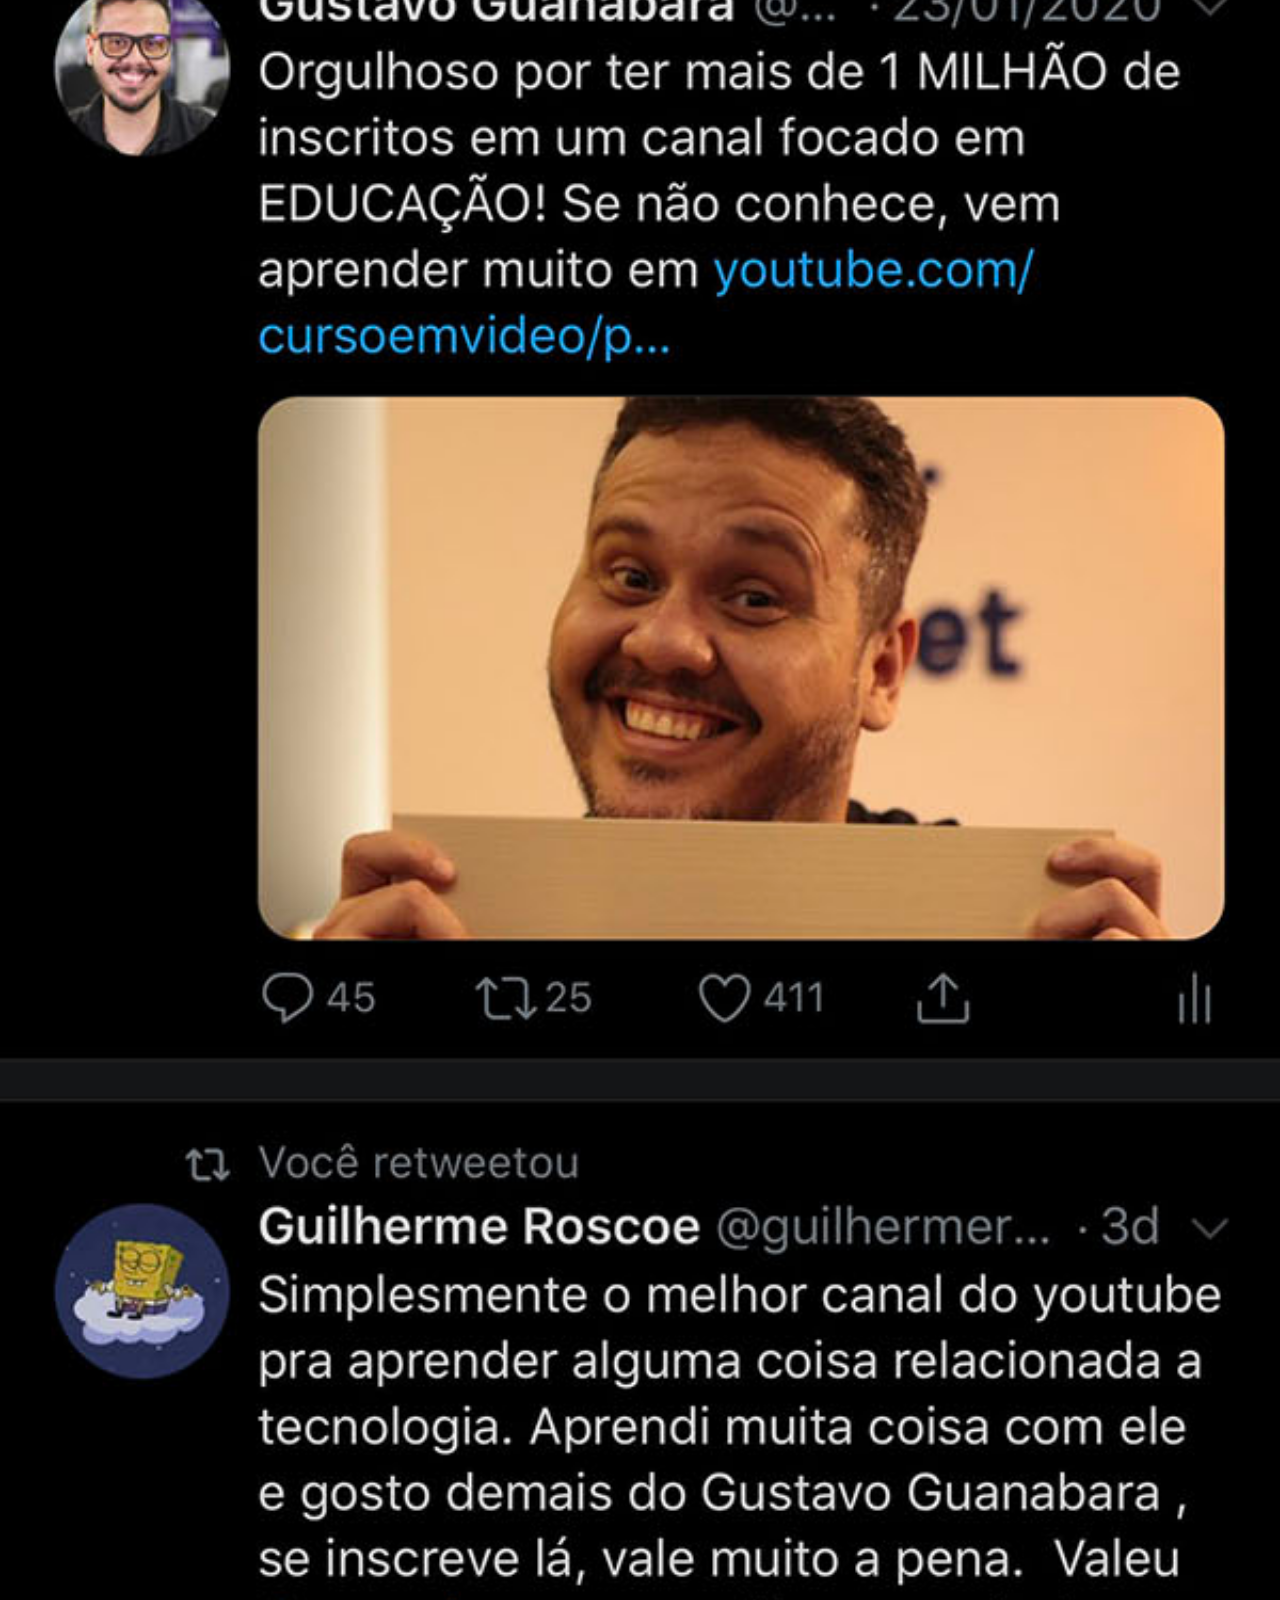
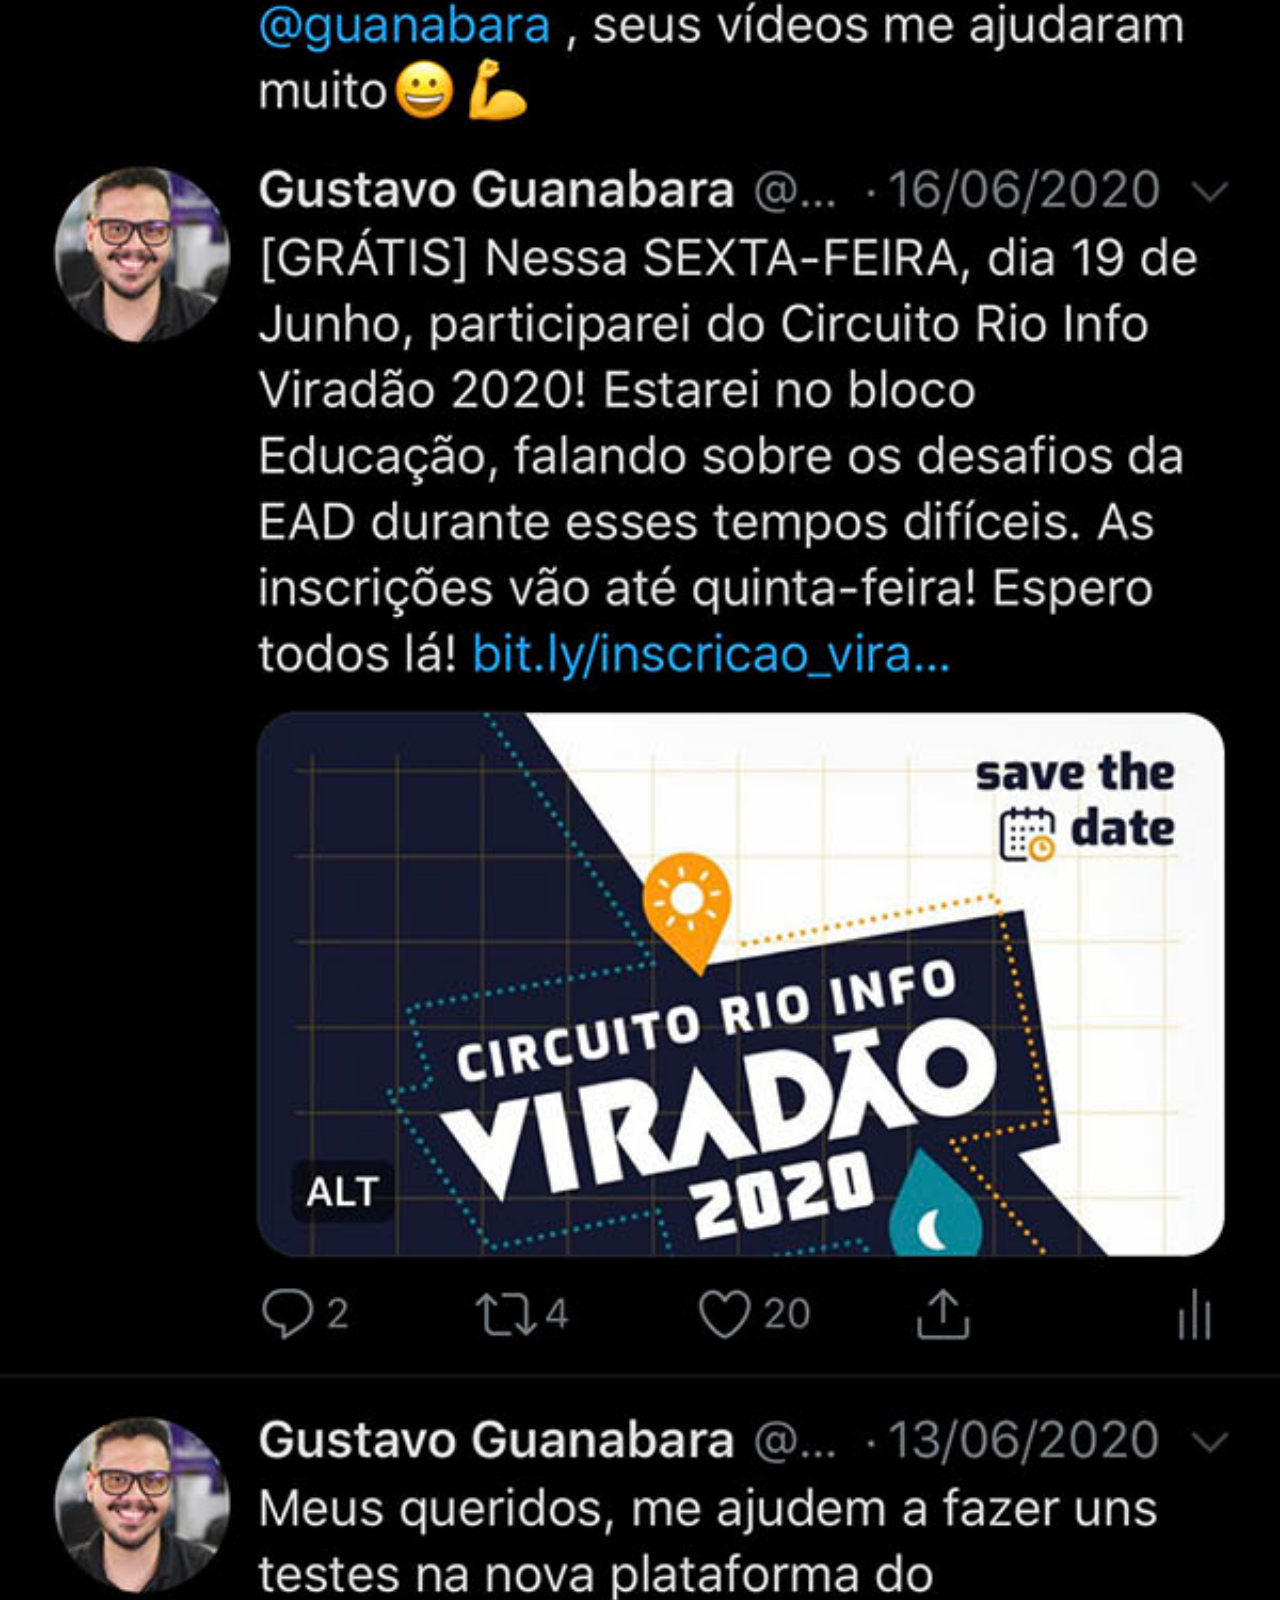
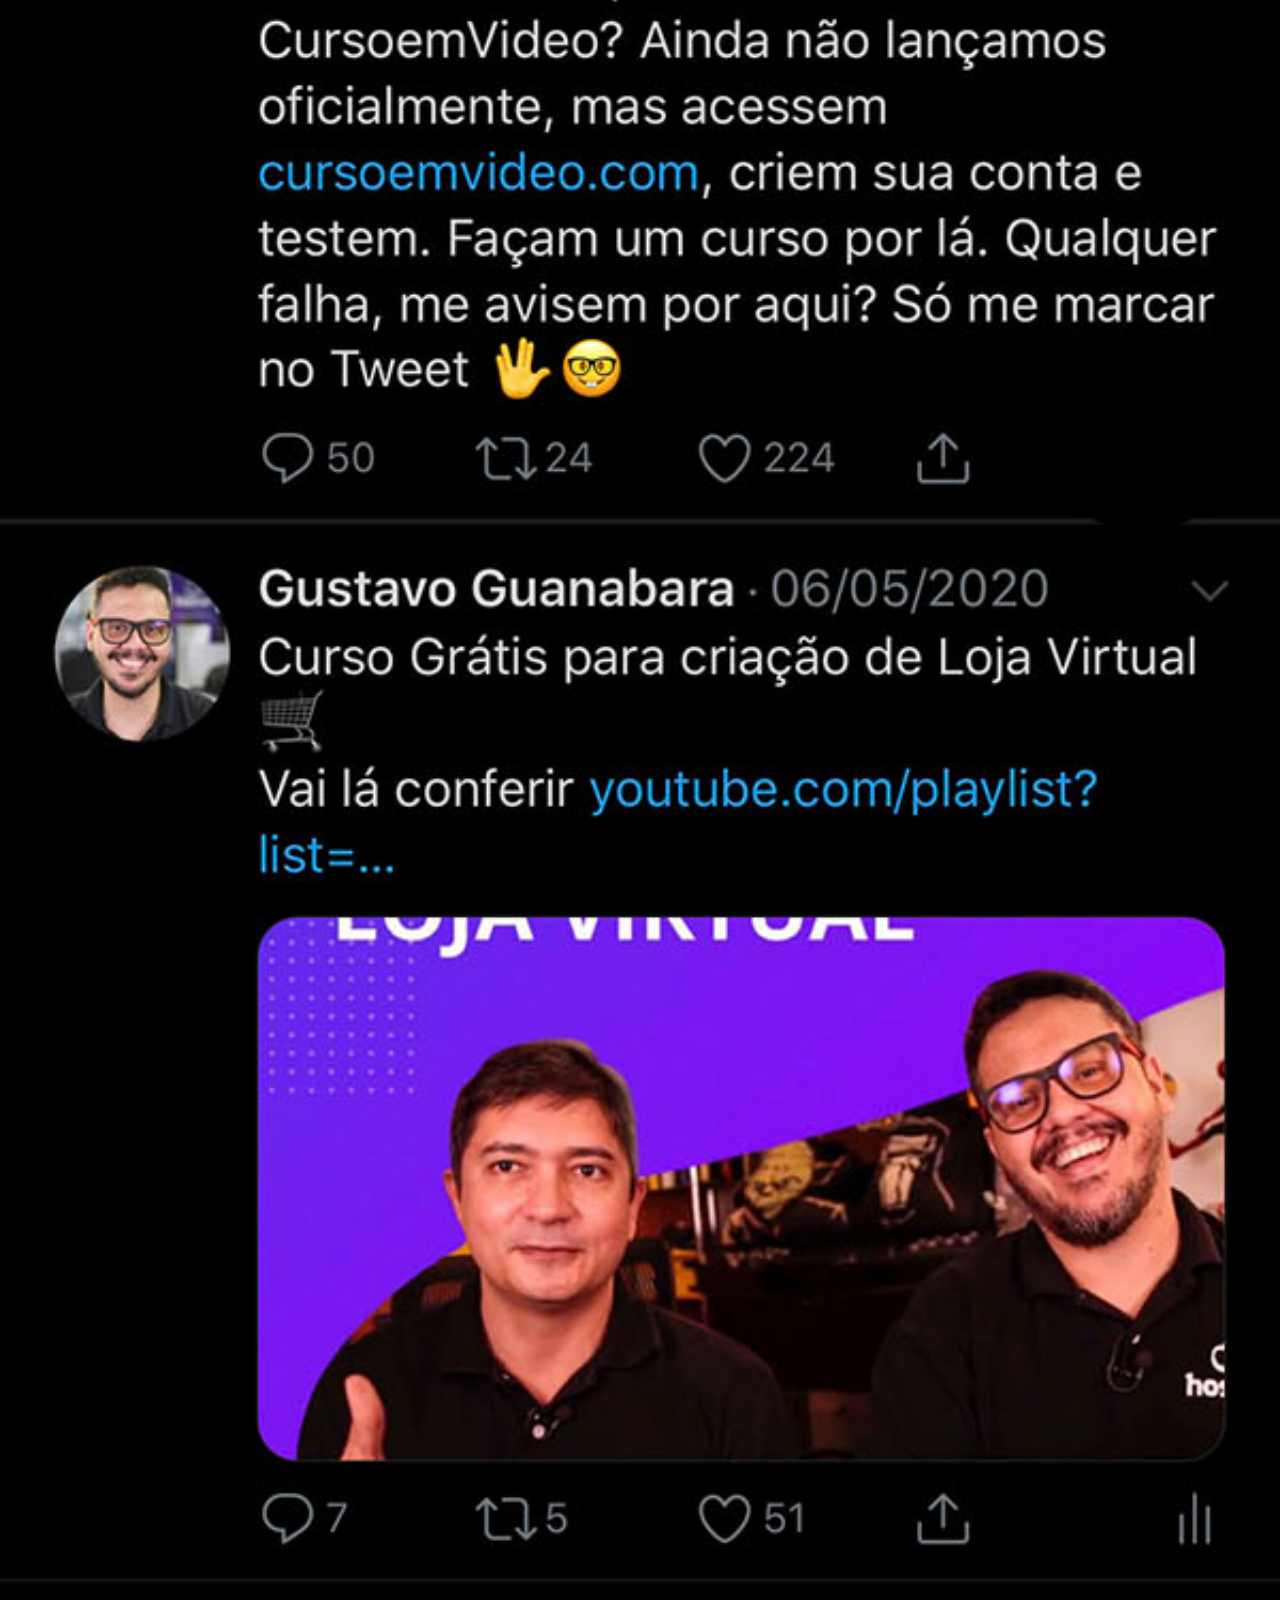
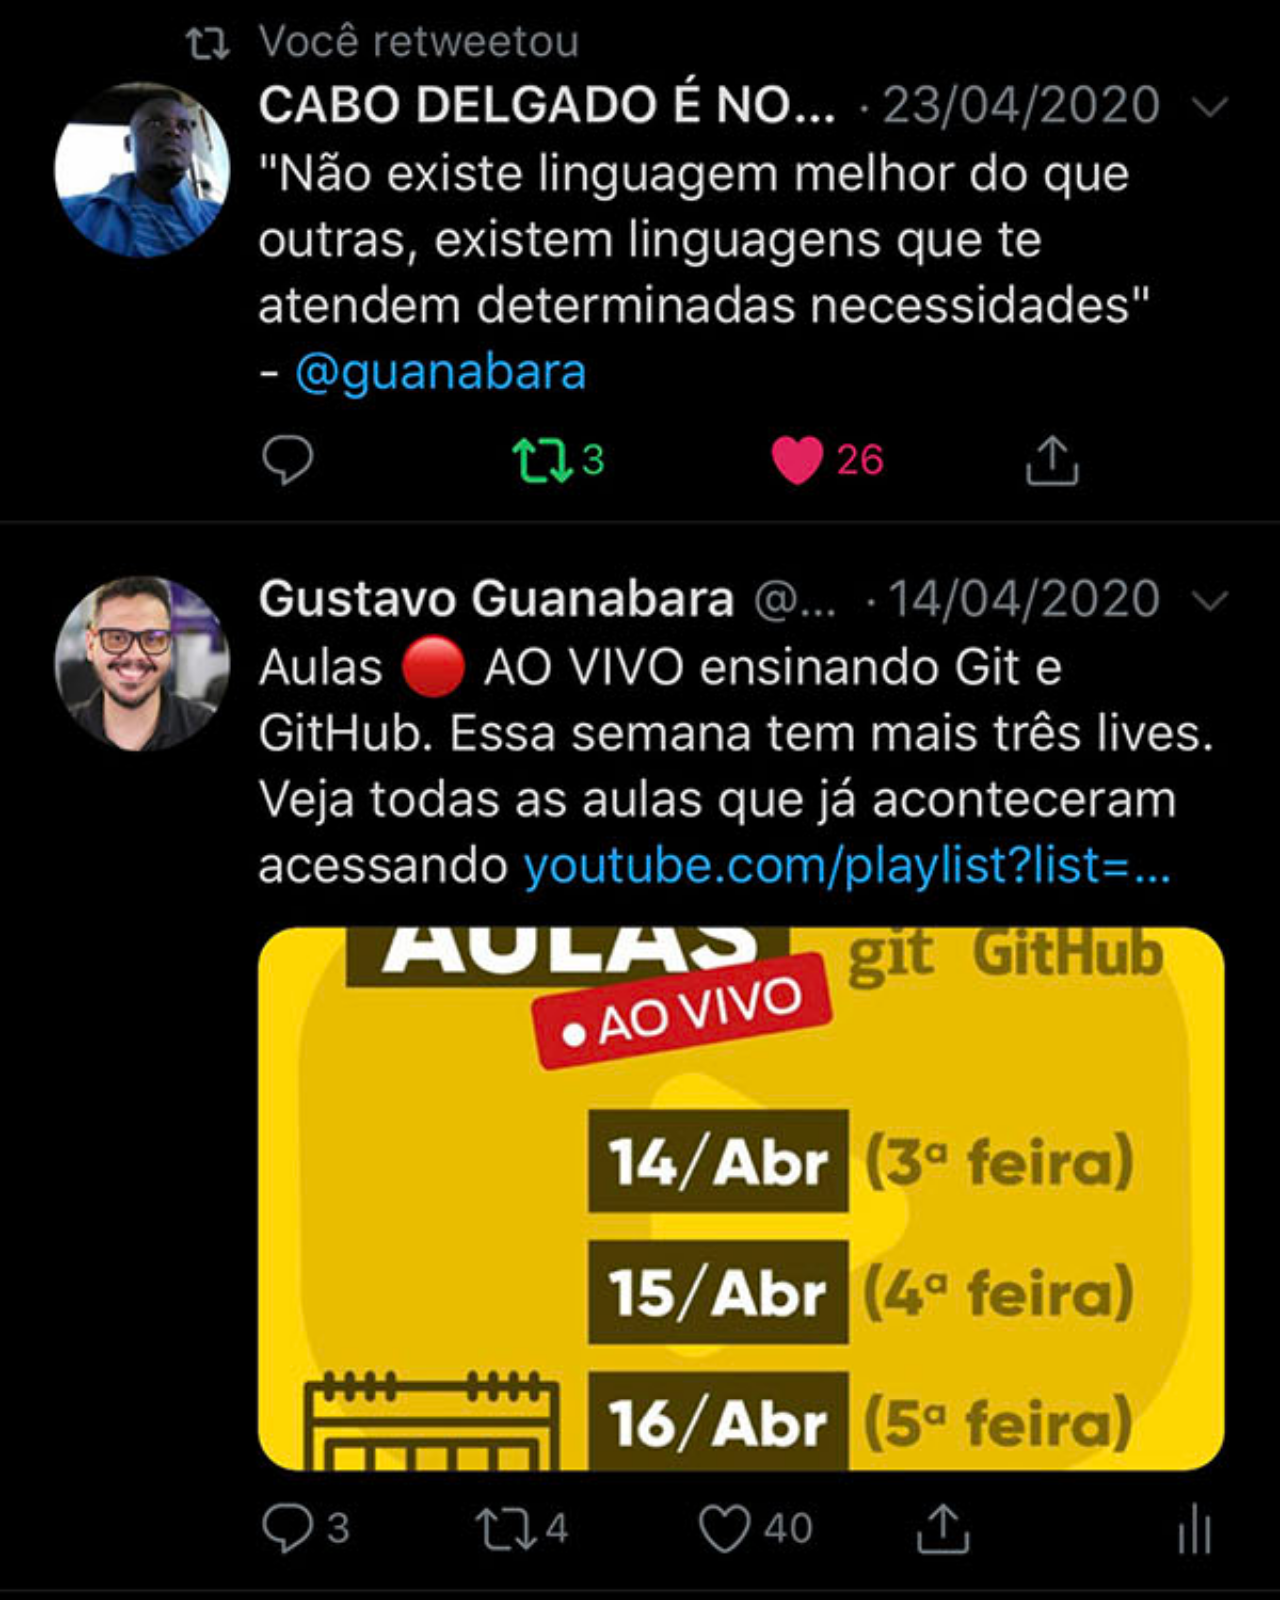
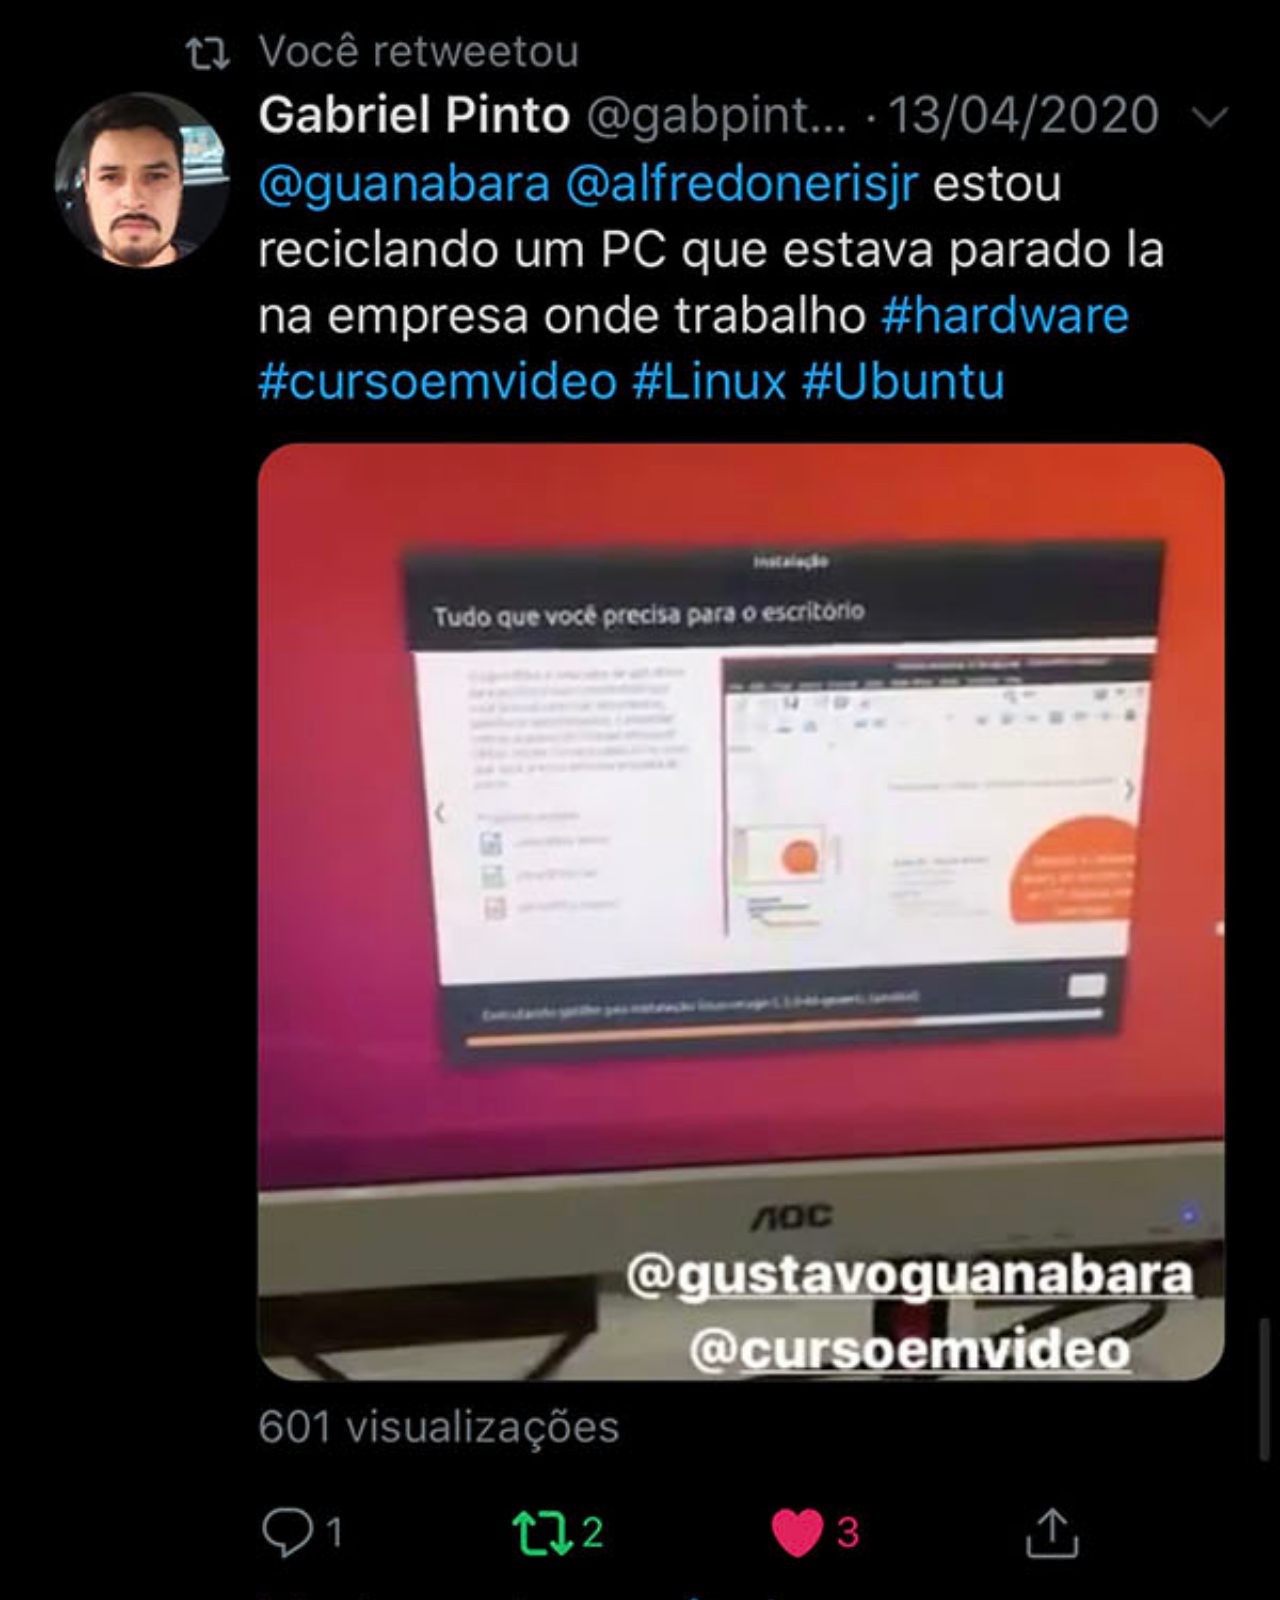
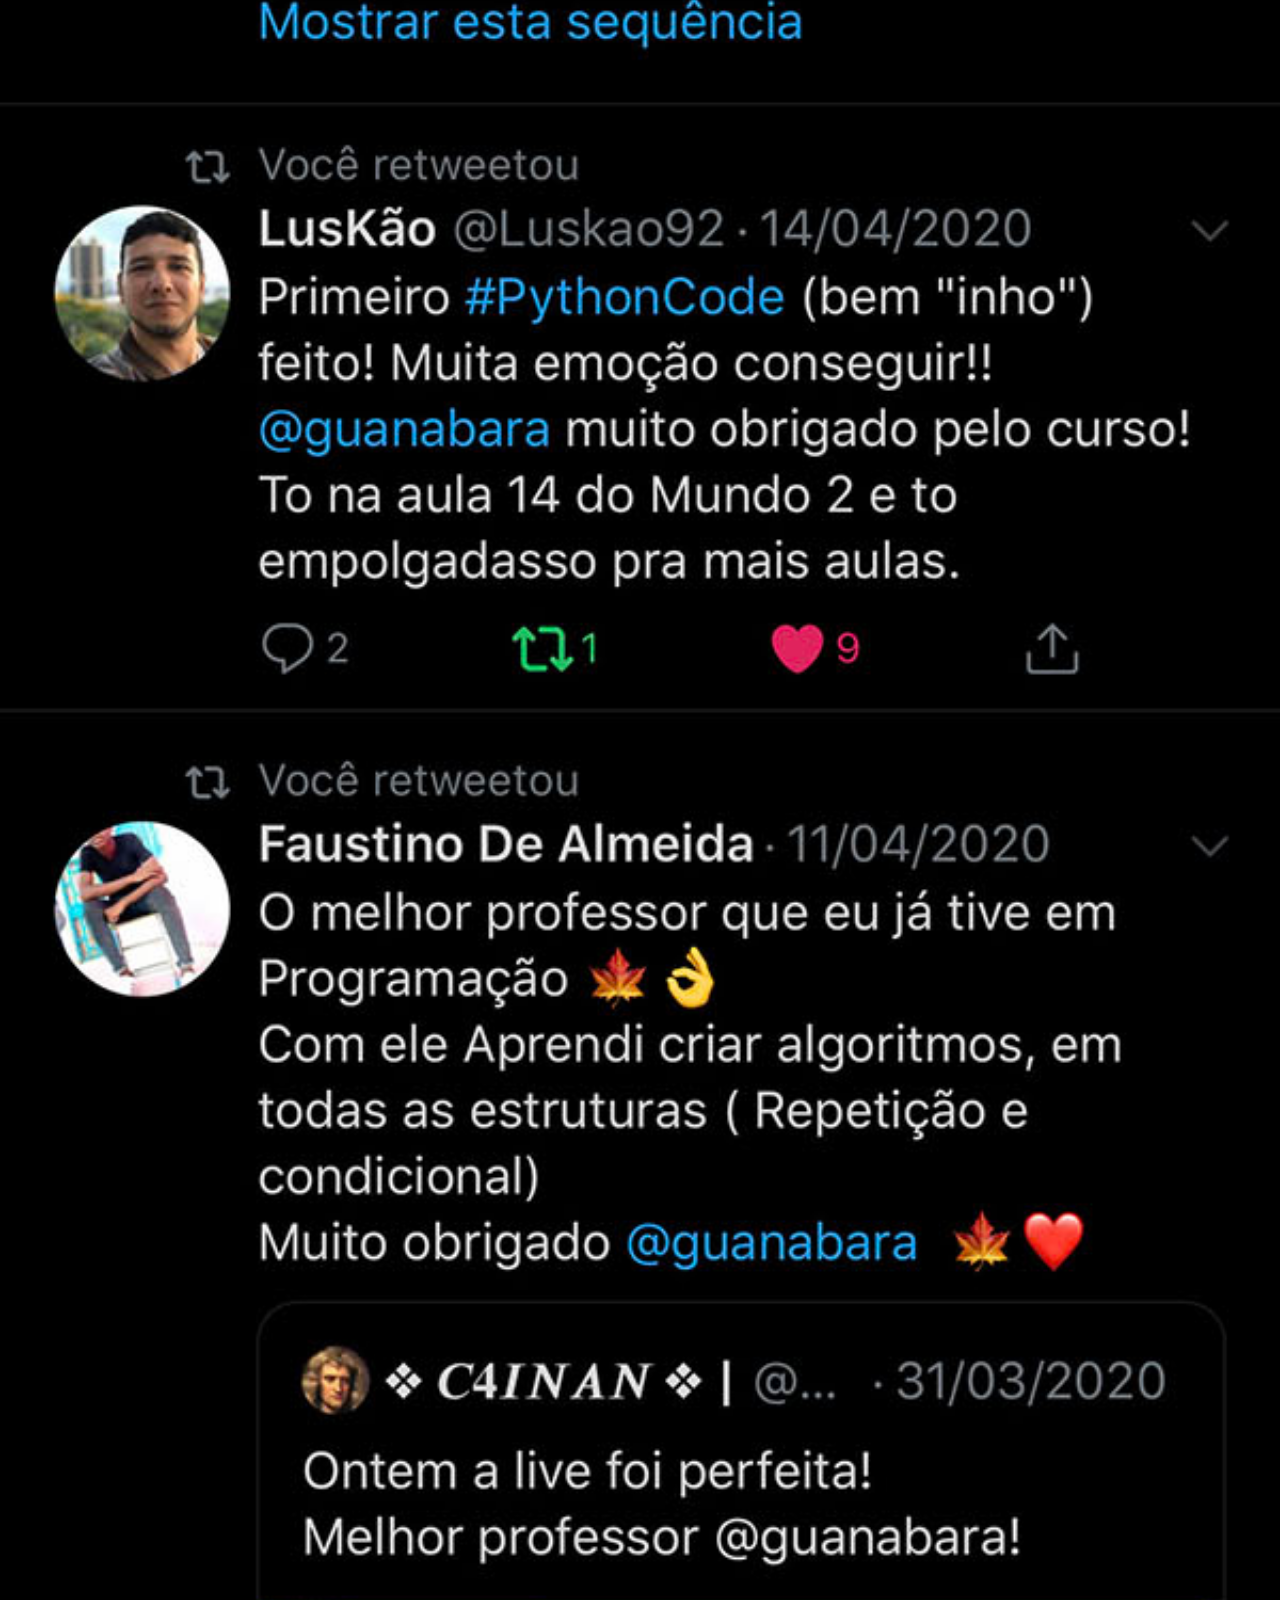
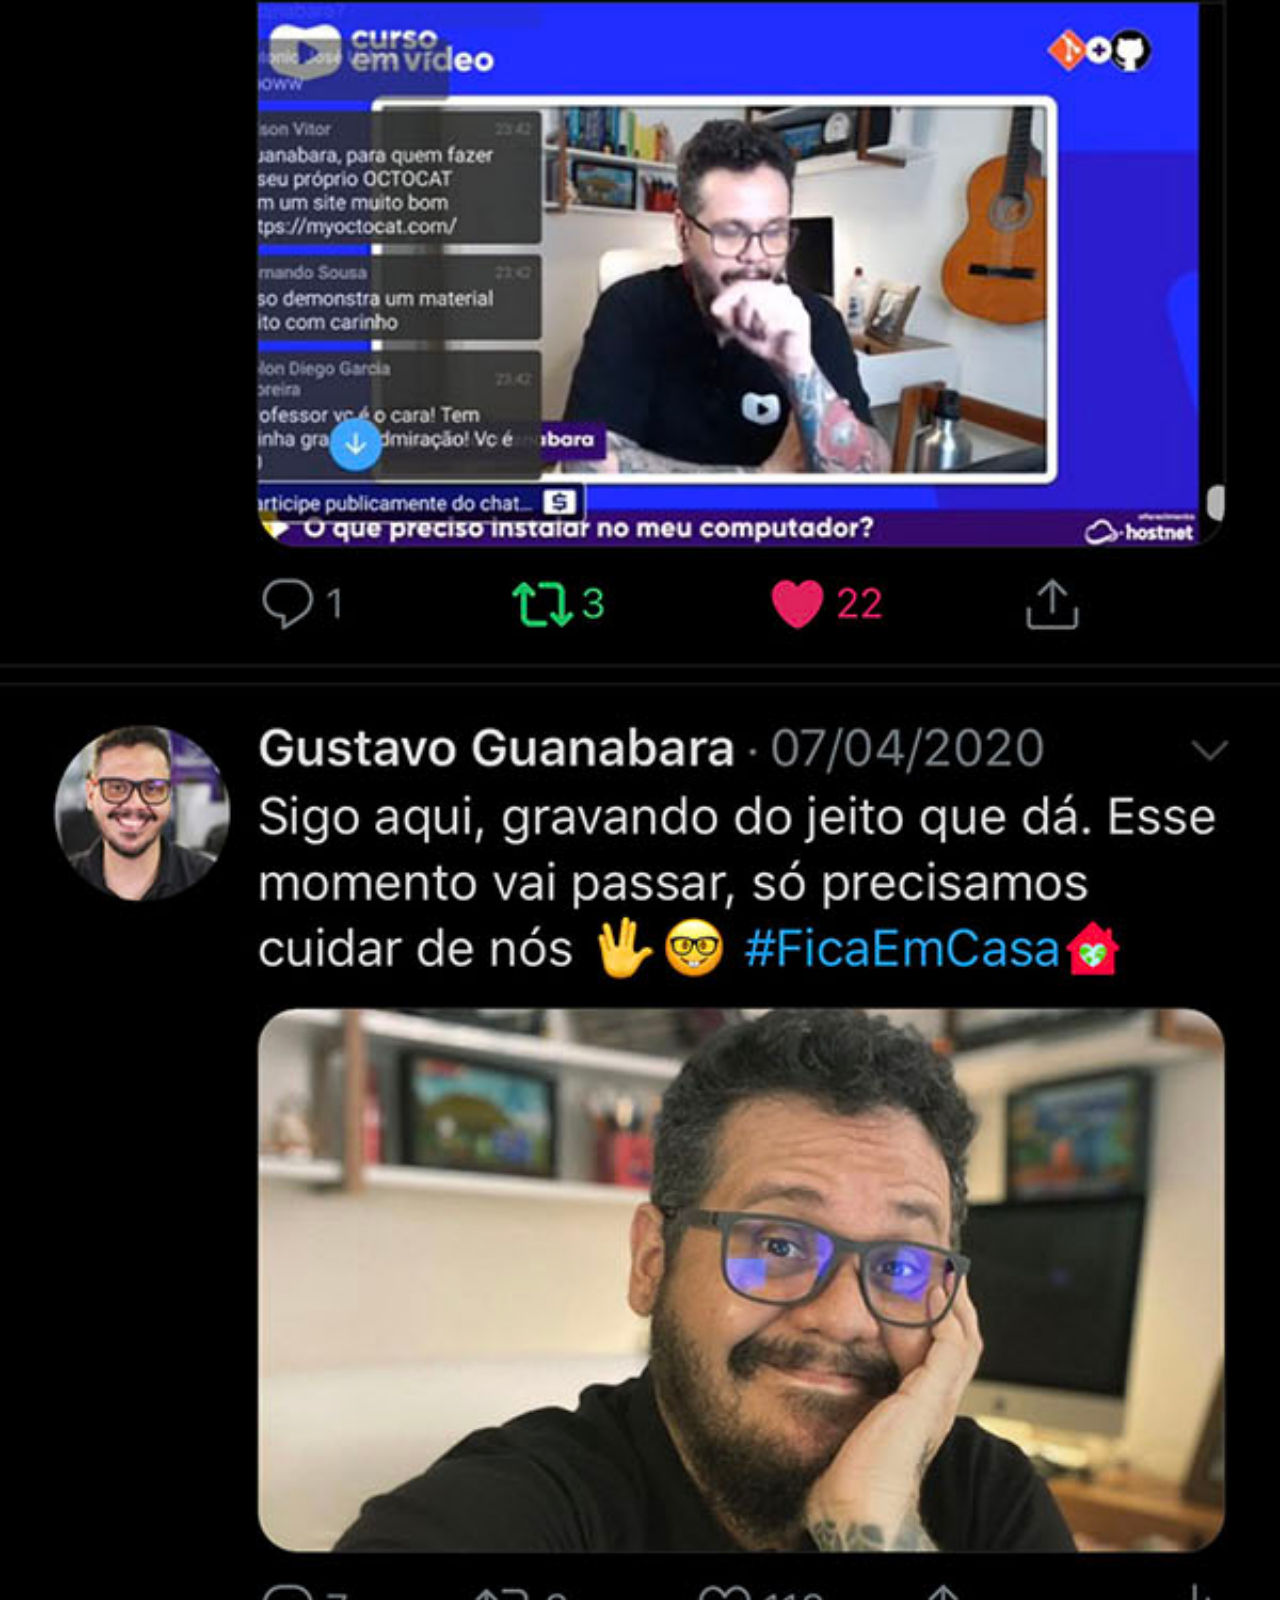
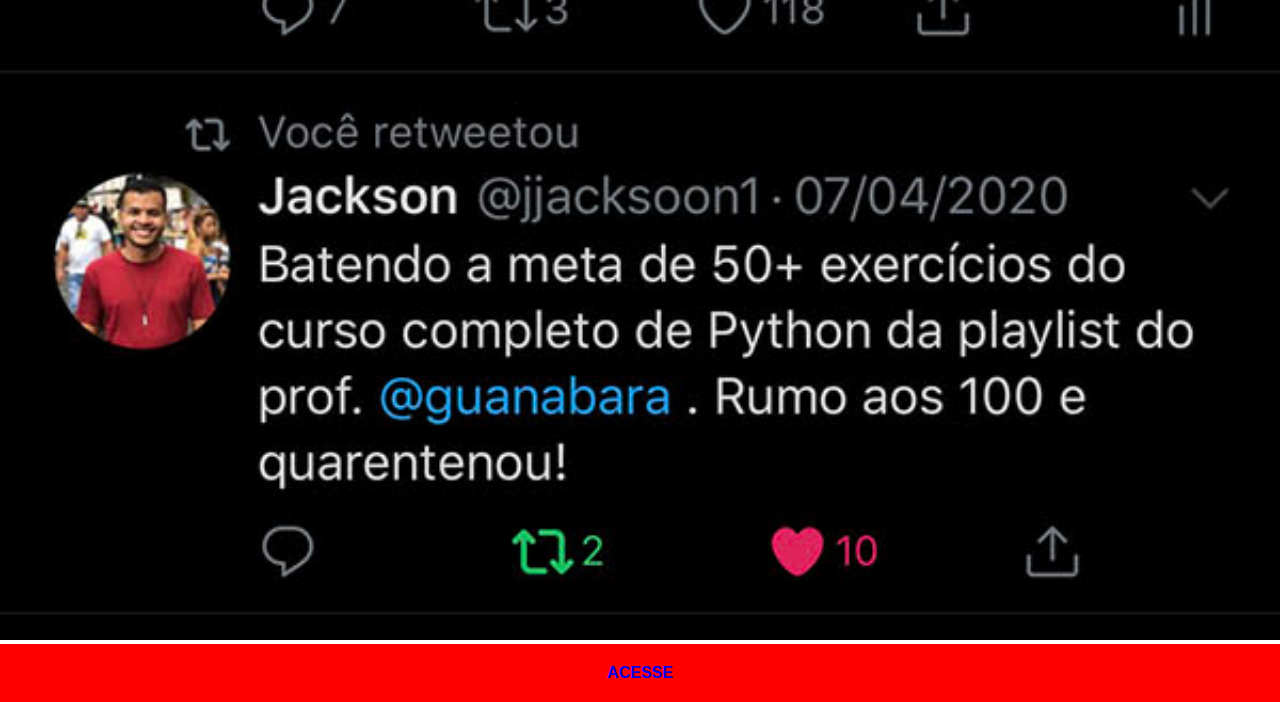
<file: x.html>
<!DOCTYPE html>
<html lang="en">
<head>
    <meta charset="UTF-8">
    <meta name="viewport" content="width=device-width, initial-scale=1.0">
    <title>Document</title>
    <link rel="stylesheet" href="estilos/social.css">
</head>
<body>
    <img src="imagens/tela-twitter.jpg">
    <a href="https://x.com/guanabara" target="_blank">ACESSE</a>
    
</body>
</html>
</file>
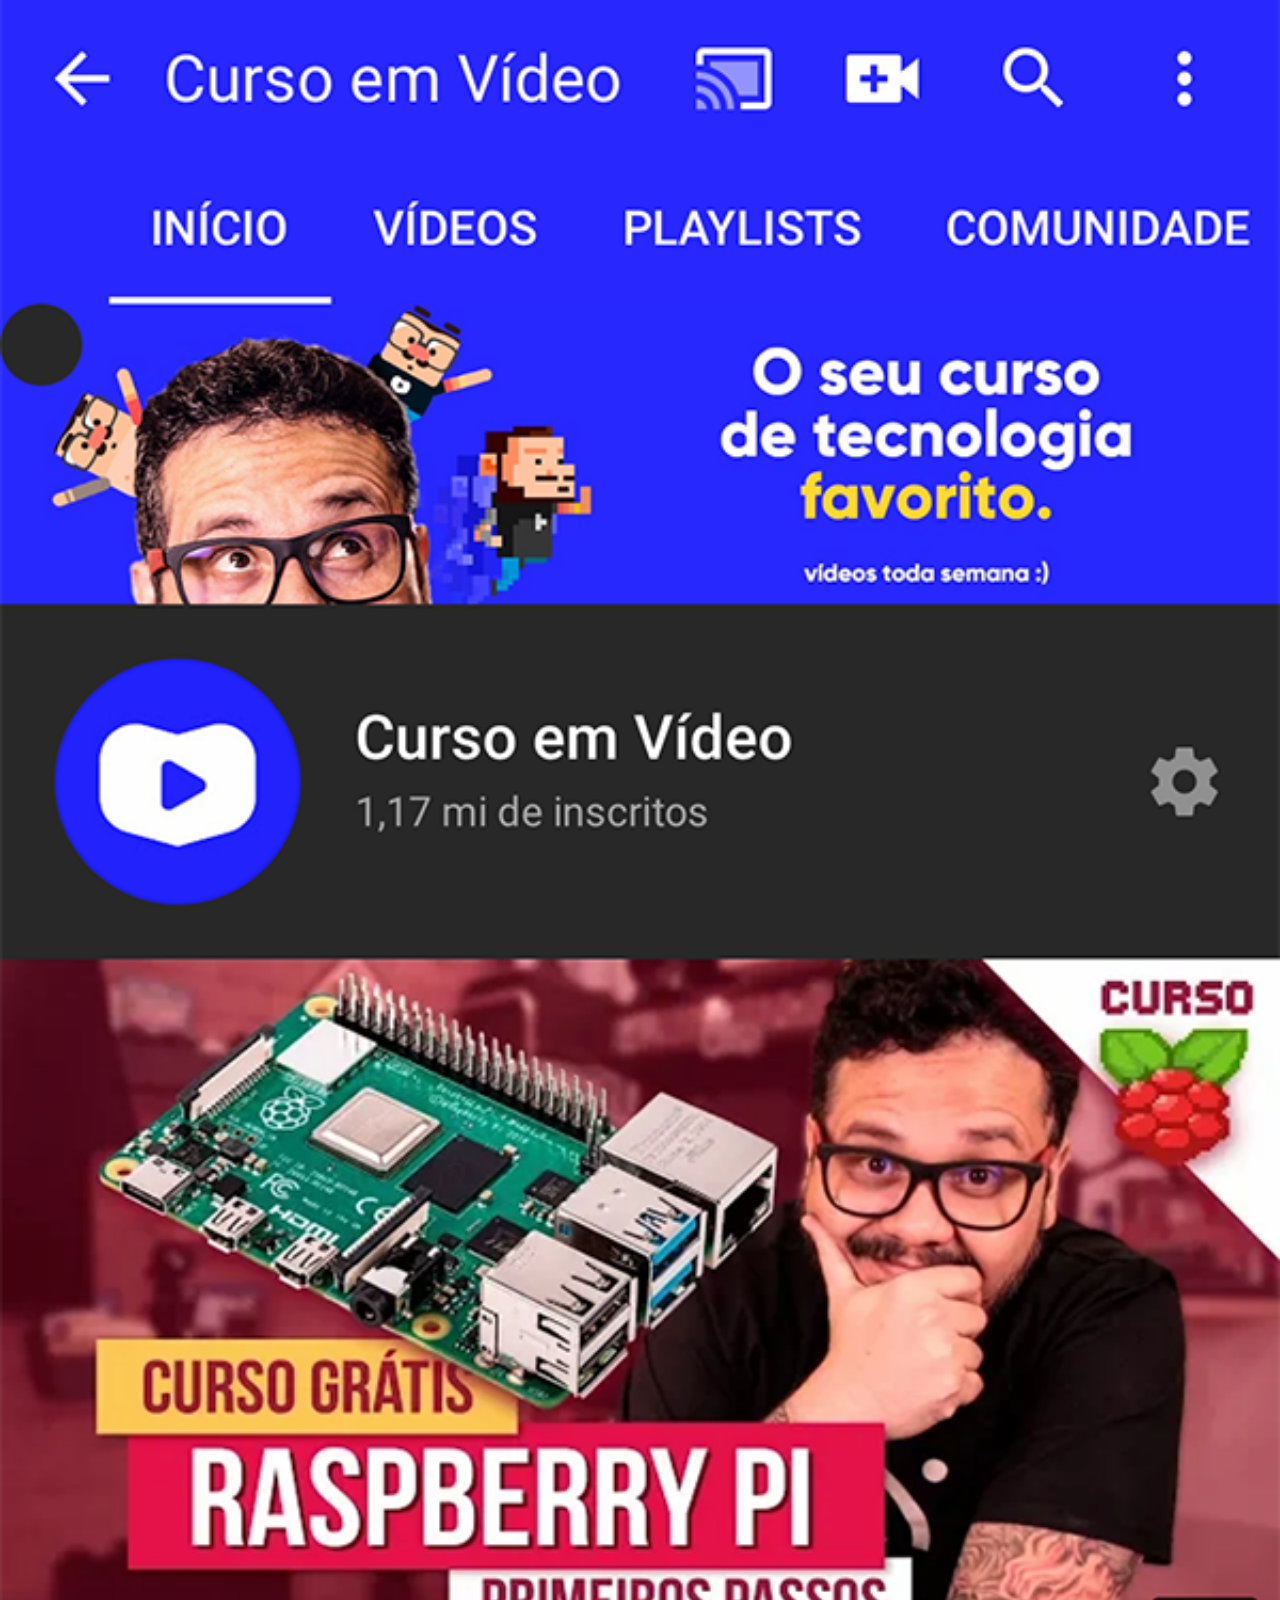
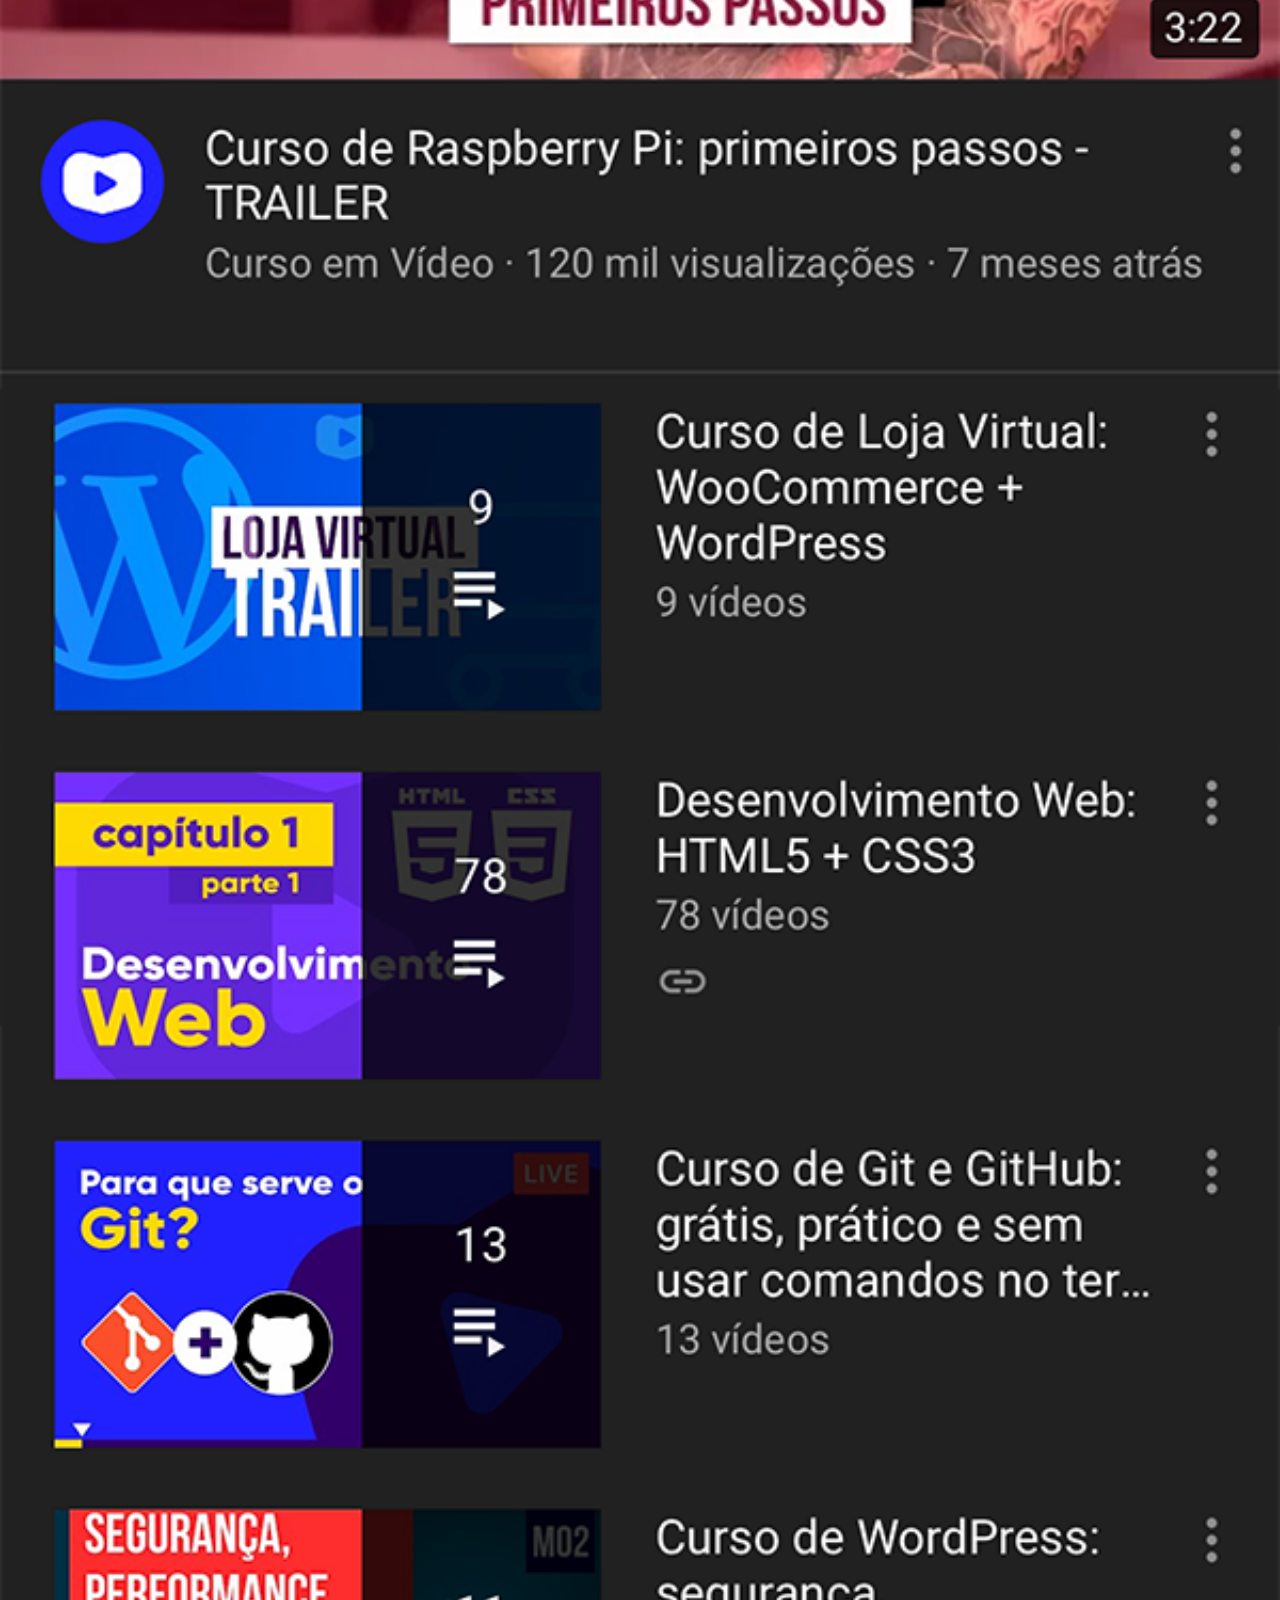
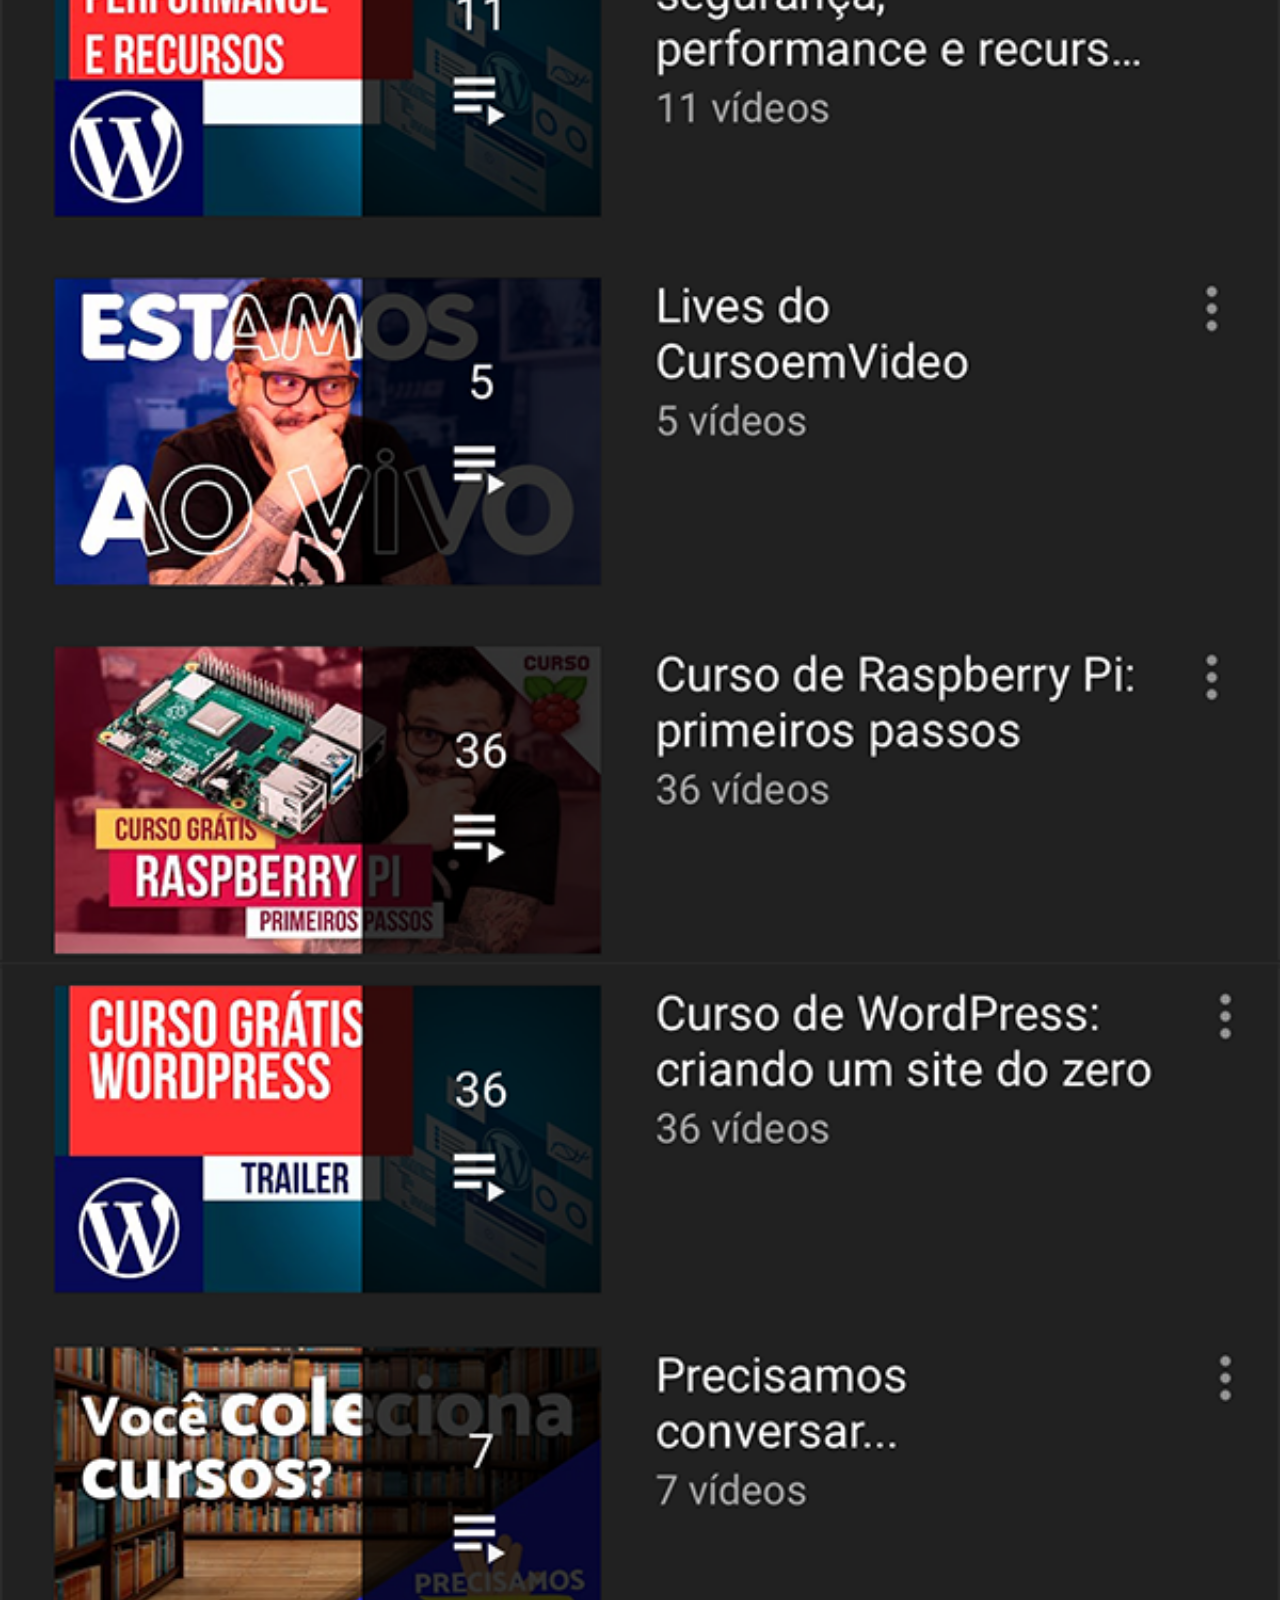
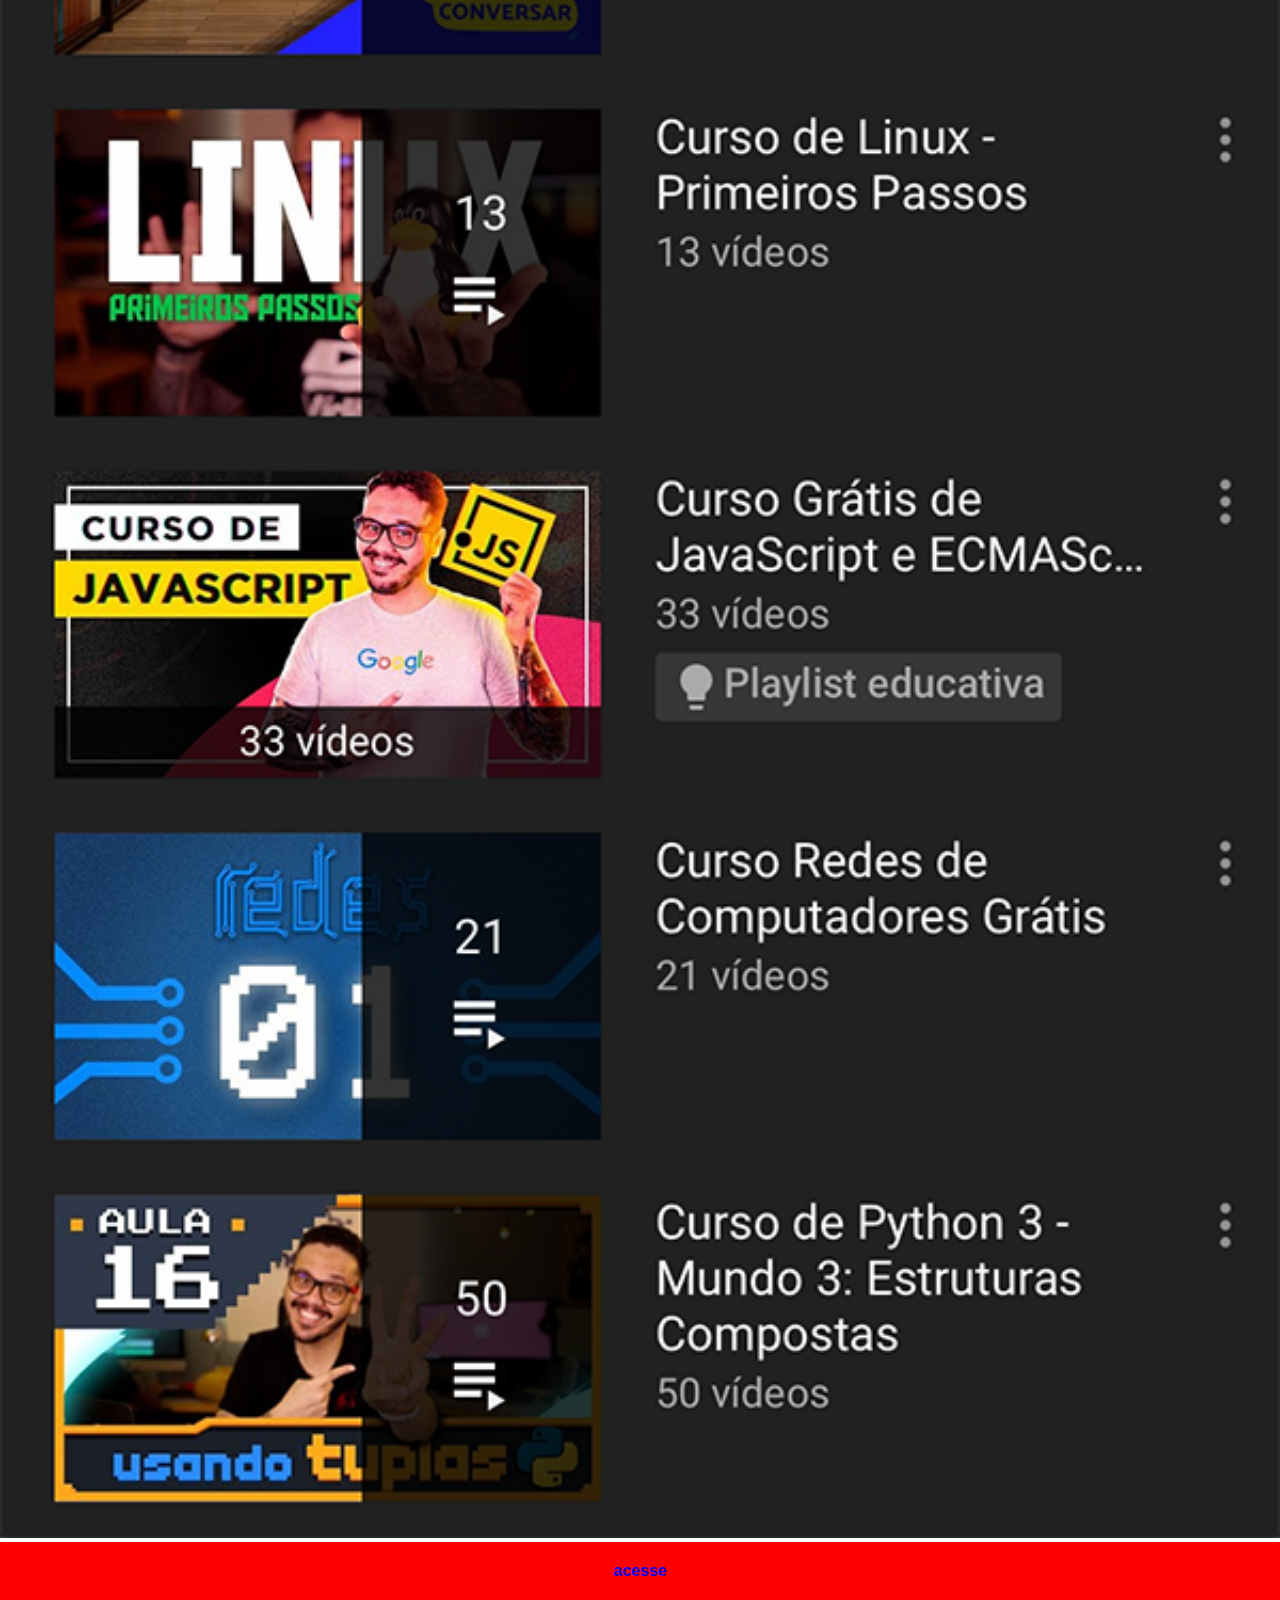
<file: youtube.html>
<!DOCTYPE html>
<html lang="pt-br">
<head>
    <meta charset="UTF-8">
    <meta name="viewport" content="width=device-width, initial-scale=1.0">
    <title>pagina youtube</title>
    <link rel="stylesheet" href="estilos/social.css">
    
</head>
<body>
    <img src="imagens/tela-youtube.png" alt="youtube"> <a href="https://www.youtube.com/results?search_query=curso+em+video" target="_blank">acesse</a>
    
</body>
</html>
</file>
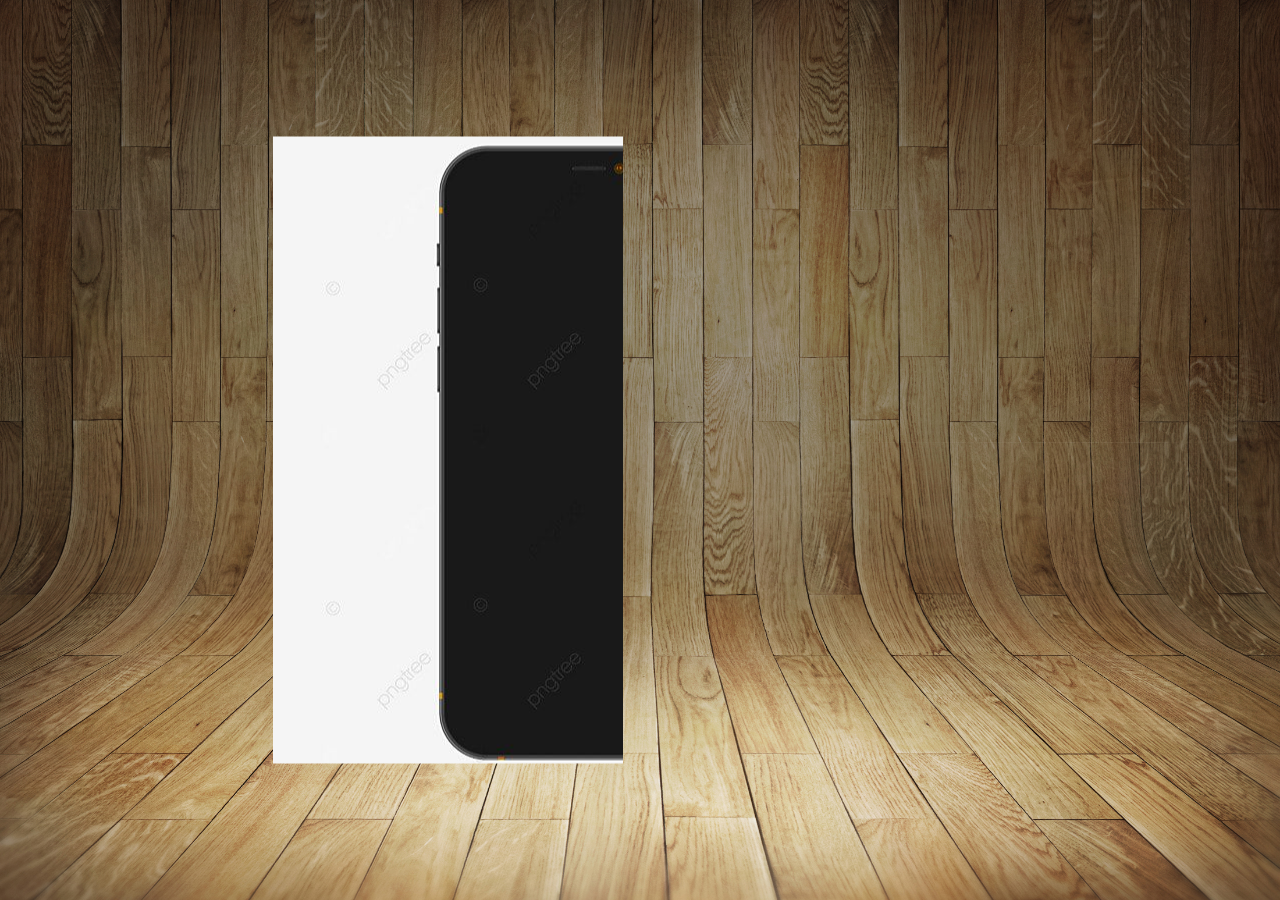
<file: estilos/teste.html>
<!DOCTYPE html>
<html lang="pt-br">
<head>
    <meta charset="UTF-8">
    <meta name="viewport" content="width=device-width, initial-scale=1.0">
    <link rel="stylesheet" href="favicon.ico">
    <link rel="stylesheet" href="estilo2.css">
    <title>teste celular</title>
</head>
<body>
    <main>
        <section id="telefone">


        </section>
        <section id="redesocial">

        </section>

    </main>
    
</body>
</html>
</file>
<file: estilos/style.css>
@charset "UTF-8";

* {
    margin: 0px;
    padding: 0px;
    font-family: Arial, Helvetica, sans-serif;
}

html, body {
    height: 100vh;
    width: 100vw;
    
}
body {
    background: url('../imagens/fundo-madeira.jpg') no-repeat top center;
    background-size: cover;
    background-attachment: fixed;
}
main {
    position: relative;
    height: 100vh;
    
}

section#telefone {
    position: absolute;
    top: 65%;
    left: 50%;
    transform: translate(-50%, -50%);
    height: 627px;
    width: 350px;
    background-color: blue;
    background: url('../imagens/frame-iphone.png')no-repeat;
}

iframe#tela {
    position: relative;
    top: 80px;
    left: 22px;
    width: 269px;
    height:  471px;
}
section#redes-sociais img {
    width: 50px;
    margin: 10px;
    border-radius: 50%;
    box-shadow: 2px 2px 5px rgb(0, 0, 0.400);
    box-sizing: border-box;
}
section#redes-sociais img:hover {
    border: 2px solid white;
    transform: translate(-3px, -3px);
    box-shadow: 5px 5px 10px rgba(0, 0, 0, 0.0623);
    transition: transform .3s;
}
</file>
<file: estilos/social.css>
@charset "UTF-8";

*{
    margin: 0px;
    padding: 0px;
    font-family: Arial, Helvetica, sans-serif;
}
::-webkit-scrollbar{
    width: 0px;
    height: 0px;
}
img{
    width: 100vw;


}
a {
    display: block;
    background-color: red;
    padding: 20px;
    text-align: center;
    font-weight: bolder;
    text-decoration: none;

}
</file>
<file: estilos/estilo2.css>
@charset "UTF-8";

* {
    margin: 0px;
    padding: 0px;
    font-family: Arial, Helvetica, sans-serif;
}

html, body {
    height: 100vh;
    width: 100vw;
}

body {
    background: url(../imagens/fundo-madeira.jpg) no-repeat top center;
    background-size: cover;
    background-attachment: fixed;

}
main {
    position: relative;
    height: 100vh;
}

section#telefone {
    position: absolute;
    top: 50%;
    left: 35%;
    transform: translate(-50%, -50%);
    height: 627px;
    width: 350px;
    background-color: blue;
    background: url(../imagens/iphone-16.jpg)no-repeat;


}
</file>
